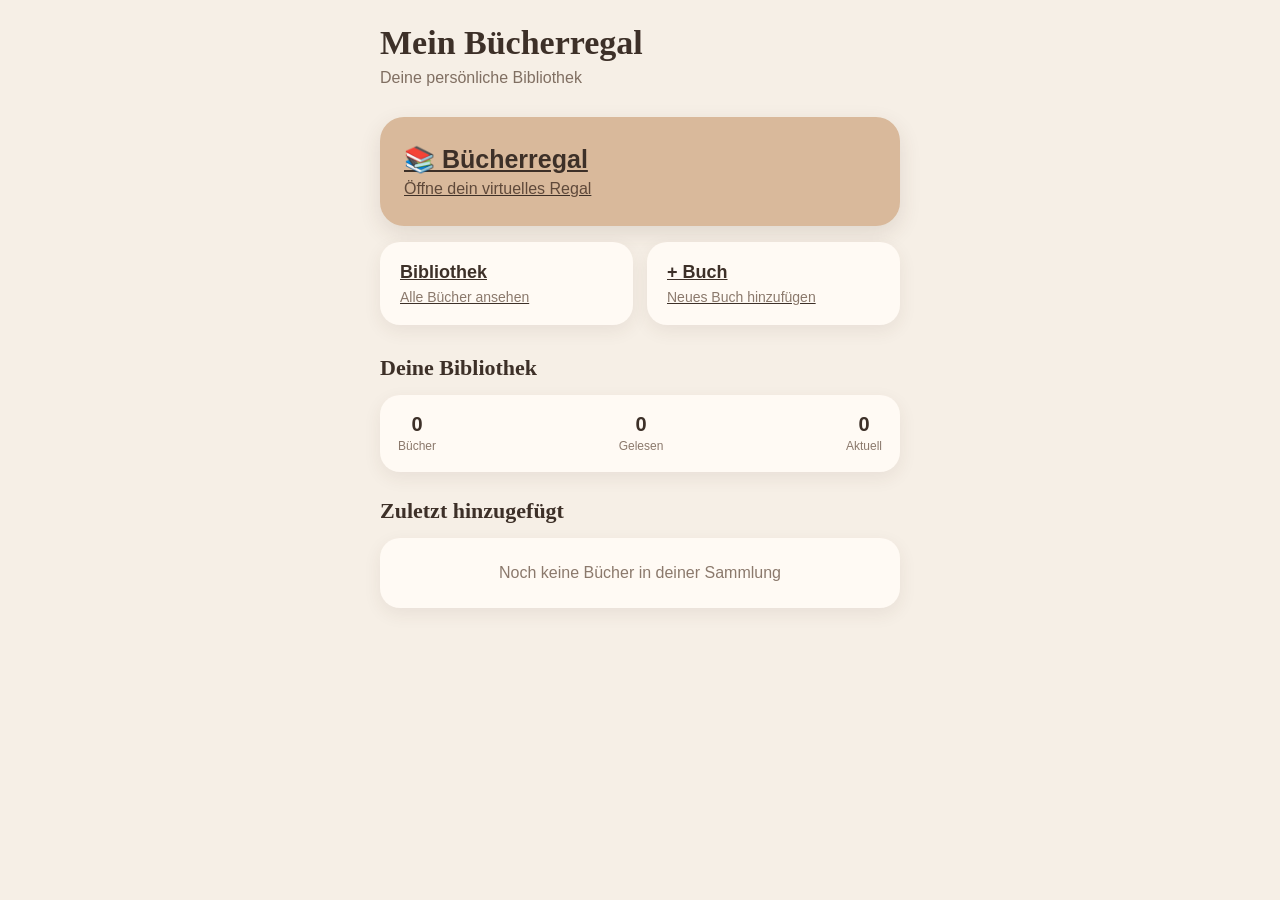
<file: index.html>
<!DOCTYPE html>
<html lang="de">
<head>
  <meta charset="UTF-8">
  <meta name="viewport" content="width=device-width, initial-scale=1.0">

  <title>Mein Bücherregal</title>

  <link rel="stylesheet" href="style.css">
</head>

<body>

  <main class="app">

    <header class="home-header">
      <h1>Mein Bücherregal</h1>
      <p>Deine persönliche Bibliothek</p>
    </header>

    <a href="regal.html" class="home-button">
      <section class="main-card">
        <h2>📚 Bücherregal</h2>
        <p>Öffne dein virtuelles Regal</p>
      </section>
    </a>

    <div class="small-cards">

      <a href="bibliothek.html" class="home-button">
        <section class="small-card">
          <h3>Bibliothek</h3>
          <p>Alle Bücher ansehen</p>
        </section>
      </a>

      <a href="buch-hinzufuegen.html" class="home-button">
        <section class="small-card">
          <h3>+ Buch</h3>
          <p>Neues Buch hinzufügen</p>
        </section>
      </a>

    </div>

    <section class="section">
      <h2>Deine Bibliothek</h2>

      <div class="stats">

        <div class="stat">
          <strong id="totalBooks">0</strong>
          <span>Bücher</span>
        </div>

        <div class="stat">
          <strong id="readBooks">0</strong>
          <span>Gelesen</span>
        </div>

        <div class="stat">
          <strong id="currentBooks">0</strong>
          <span>Aktuell</span>
        </div>

      </div>
    </section>

    <section class="section">
      <h2>Zuletzt hinzugefügt</h2>

      <div class="empty" id="recentBooks">
        Noch keine Bücher in deiner Sammlung
      </div>
    </section>

  </main>


  <script>

    function openDatabase() {
      return new Promise((resolve, reject) => {

        const request =
          indexedDB.open("buecherregalDB", 1);

        request.onupgradeneeded = function(event) {

          const db = event.target.result;

          if (!db.objectStoreNames.contains("books")) {
            db.createObjectStore("books", {
              keyPath: "id"
            });
          }

        };

        request.onsuccess = function(event) {
          resolve(event.target.result);
        };

        request.onerror = function() {
          reject(new Error(
            "Datenbank konnte nicht geöffnet werden."
          ));
        };

      });
    }


    async function loadHomeData() {

      try {

        const db = await openDatabase();

        const transaction =
          db.transaction("books", "readonly");

        const store =
          transaction.objectStore("books");

        const request =
          store.getAll();


        request.onsuccess = function() {

          const books = request.result;

          document.getElementById("totalBooks")
            .textContent = books.length;

          document.getElementById("readBooks")
            .textContent =
            books.filter(
              book => book.status === "Gelesen"
            ).length;

          document.getElementById("currentBooks")
            .textContent =
            books.filter(
              book => book.status === "Lese ich gerade"
            ).length;


          const recent =
            [...books]
              .sort((a, b) =>
                new Date(b.createdAt || 0) -
                new Date(a.createdAt || 0)
              )
              .slice(0, 3);


          const container =
            document.getElementById("recentBooks");


          if (recent.length === 0) {

            container.textContent =
              "Noch keine Bücher in deiner Sammlung";

            return;
          }


          container.innerHTML = "";


          recent.forEach(book => {

            const item =
              document.createElement("div");

            item.style.marginBottom = "10px";

            const title =
              document.createElement("strong");

            title.textContent = book.title;


            const author =
              document.createElement("div");

            author.style.fontSize = "13px";
            author.style.marginTop = "2px";
            author.style.color = "#806f62";
            author.textContent = book.author;


            item.appendChild(title);
            item.appendChild(author);

            container.appendChild(item);

          });

        };


      } catch (error) {

        console.error(error);

      }

    }


    loadHomeData();

  </script>

</body>
</html>
</file>
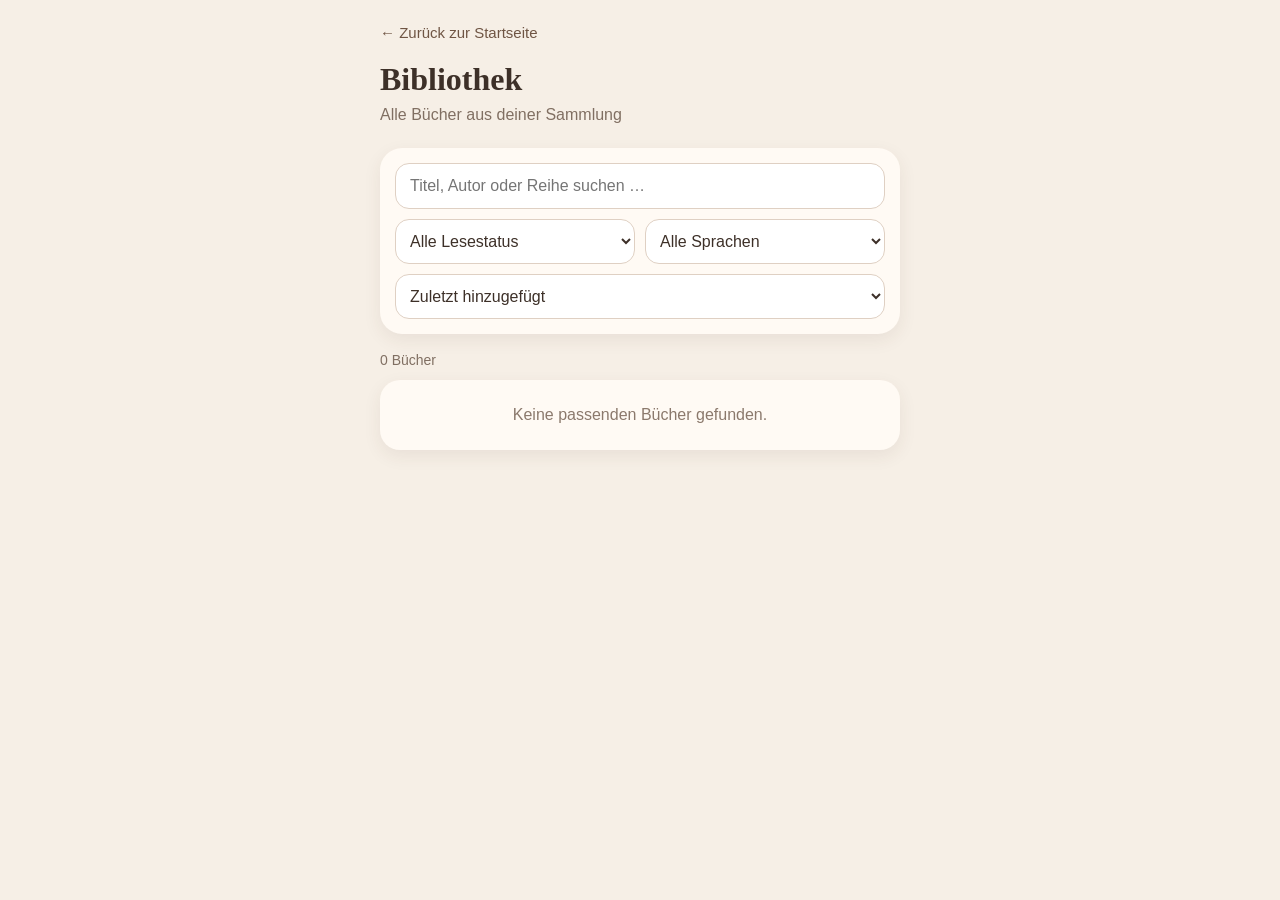
<file: bibliothek.html>
<!DOCTYPE html>
<html lang="de">
<head>
  <meta charset="UTF-8">
  <meta name="viewport" content="width=device-width, initial-scale=1.0">

  <title>Bibliothek</title>

  <style>
    * {
      box-sizing: border-box;
    }

    body {
      margin: 0;
      font-family: -apple-system, BlinkMacSystemFont, "Segoe UI", sans-serif;
      background: #f6efe6;
      color: #3d3028;
    }

    button,
    input,
    select,
    textarea {
      font: inherit;
    }

    .app {
      max-width: 560px;
      margin: 0 auto;
      padding: 24px 20px 70px;
    }

    .back {
      display: inline-block;
      margin-bottom: 20px;
      color: #6f5544;
      text-decoration: none;
      font-size: 15px;
    }

    h1 {
      margin: 0 0 8px;
      font-family: Georgia, serif;
      font-size: 32px;
    }

    .subtitle {
      margin: 0 0 24px;
      color: #806f62;
    }

    .controls {
      background: #fffaf4;
      border-radius: 22px;
      padding: 15px;
      margin-bottom: 18px;
      box-shadow: 0 6px 18px rgba(76, 52, 37, 0.08);
    }

    .search {
      width: 100%;
      border: 1px solid #dfd0c3;
      border-radius: 14px;
      padding: 13px 14px;
      background: white;
      color: #3d3028;
      font-size: 16px;
      margin-bottom: 10px;
    }

    .filters {
      display: grid;
      grid-template-columns: 1fr 1fr;
      gap: 10px;
    }

    .controls select {
      width: 100%;
      border: 1px solid #dfd0c3;
      border-radius: 14px;
      padding: 12px 10px;
      background: white;
      color: #3d3028;
    }

    .sort {
      margin-top: 10px;
    }

    .count {
      margin: 0 0 12px;
      color: #806f62;
      font-size: 14px;
    }

    .book-list {
      display: grid;
      gap: 14px;
    }

    .book-card {
      width: 100%;
      border: none;
      text-align: left;
      display: flex;
      gap: 15px;
      background: #fffaf4;
      border-radius: 20px;
      padding: 16px;
      color: inherit;
      box-shadow: 0 6px 18px rgba(76, 52, 37, 0.08);
      cursor: pointer;
    }

    .book-card:active {
      transform: scale(0.985);
    }

    .cover {
      width: 75px;
      height: 110px;
      flex-shrink: 0;
      object-fit: cover;
      border-radius: 8px;
      background: #ead9c8;
      box-shadow: 0 3px 8px rgba(61, 48, 40, 0.15);
    }

    .cover-placeholder {
      width: 75px;
      height: 110px;
      flex-shrink: 0;
      border-radius: 8px;
      background: #ead9c8;
      display: flex;
      align-items: center;
      justify-content: center;
      font-size: 28px;
    }

    .book-content {
      flex: 1;
      min-width: 0;
    }

    .book-title {
      margin: 0 0 5px;
      font-size: 19px;
      font-weight: 700;
    }

    .book-author {
      margin: 0 0 9px;
      color: #806f62;
      font-size: 15px;
    }

    .rating-row {
      display: flex;
      align-items: center;
      gap: 7px;
      margin-bottom: 10px;
    }

    .stars-display {
      display: flex;
      gap: 1px;
    }

    .display-star {
      position: relative;
      display: inline-block;
      width: 18px;
      height: 19px;
      font-size: 18px;
      line-height: 19px;
      color: #d8c8bb;
    }

    .display-star::before {
      content: "★";
    }

    .display-star.full {
      color: #b88f6d;
    }

    .display-star.half::after {
      content: "★";
      position: absolute;
      left: 0;
      top: 0;
      width: 50%;
      overflow: hidden;
      color: #b88f6d;
      white-space: nowrap;
    }

    .rating-number {
      color: #948275;
      font-size: 12px;
    }

    .book-info {
      display: flex;
      flex-wrap: wrap;
      gap: 6px;
    }

    .tag {
      background: #ead9c8;
      border-radius: 999px;
      padding: 5px 9px;
      font-size: 12px;
      color: #5f493a;
    }

    .empty {
      background: #fffaf4;
      border-radius: 20px;
      padding: 26px;
      text-align: center;
      color: #8b796c;
      box-shadow: 0 6px 18px rgba(76, 52, 37, 0.08);
    }

    .modal {
      position: fixed;
      inset: 0;
      background: rgba(40, 30, 24, 0.42);
      display: none;
      align-items: flex-end;
      justify-content: center;
      z-index: 100;
    }

    .modal.open {
      display: flex;
    }

    .modal-content {
      width: 100%;
      max-width: 560px;
      max-height: 92vh;
      overflow-y: auto;
      background: #f6efe6;
      border-radius: 28px 28px 0 0;
      padding: 20px 20px 40px;
    }

    .modal-handle {
      width: 45px;
      height: 5px;
      border-radius: 999px;
      background: #cab9ab;
      margin: 0 auto 20px;
    }

    .modal-top {
      display: flex;
      gap: 18px;
      margin-bottom: 18px;
    }

    .detail-cover {
      width: 105px;
      height: 155px;
      object-fit: cover;
      flex-shrink: 0;
      border-radius: 10px;
      background: #ead9c8;
      box-shadow: 0 4px 12px rgba(61, 48, 40, 0.18);
    }

    .detail-placeholder {
      width: 105px;
      height: 155px;
      flex-shrink: 0;
      border-radius: 10px;
      background: #ead9c8;
      display: flex;
      align-items: center;
      justify-content: center;
      font-size: 36px;
    }

    .detail-title {
      margin: 4px 0 6px;
      font-family: Georgia, serif;
      font-size: 25px;
    }

    .detail-author {
      margin: 0 0 12px;
      color: #806f62;
    }

    .notes-box {
      background: #fffaf4;
      border-radius: 18px;
      padding: 16px;
      margin: 18px 0;
    }

    .notes-box h3 {
      margin: 0 0 8px;
      font-size: 15px;
    }

    .notes-box p {
      margin: 0;
      white-space: pre-wrap;
      color: #665448;
    }

    .modal-buttons {
      display: grid;
      grid-template-columns: 1fr 1fr;
      gap: 10px;
      margin-top: 18px;
    }

    .action-button {
      border: none;
      border-radius: 15px;
      padding: 14px;
      font-weight: 700;
    }

    .edit-button {
      background: #b88f6d;
      color: white;
    }

    .close-button {
      background: #e8d9cc;
      color: #5f493a;
    }

    .delete-button {
      grid-column: 1 / -1;
      background: transparent;
      color: #a24d46;
      border: 1px solid #d7aaa5;
      margin-top: 4px;
    }

    .edit-form {
      display: none;
      margin-top: 20px;
      background: #fffaf4;
      border-radius: 22px;
      padding: 18px;
    }

    .edit-form.open {
      display: block;
    }

    .field {
      margin-bottom: 15px;
    }

    .field label {
      display: block;
      font-weight: 600;
      margin-bottom: 6px;
    }

    .field input,
    .field select,
    .field textarea {
      width: 100%;
      border: 1px solid #dfd0c3;
      border-radius: 13px;
      padding: 12px;
      background: white;
      color: #3d3028;
      font-size: 16px;
    }

    .field textarea {
      min-height: 100px;
      resize: vertical;
    }

    .edit-grid {
      display: grid;
      grid-template-columns: 1fr 1fr;
      gap: 12px;
    }

    .edit-rating {
      display: flex;
      gap: 3px;
      margin-top: 5px;
    }

    .edit-star {
      position: relative;
      width: 34px;
      height: 36px;
      border: none;
      background: transparent;
      padding: 0;
      font-size: 34px;
      line-height: 36px;
      color: #d8c8bb;
      cursor: pointer;
    }

    .edit-star::before {
      content: "★";
    }

    .edit-star.full {
      color: #b88f6d;
    }

    .edit-star.half::after {
      content: "★";
      position: absolute;
      left: 0;
      top: 0;
      width: 50%;
      overflow: hidden;
      color: #b88f6d;
      white-space: nowrap;
    }

    .edit-rating-text {
      margin-top: 6px;
      color: #948275;
      font-size: 13px;
    }

    .clear-rating {
      margin-top: 8px;
      border: none;
      background: transparent;
      color: #806f62;
      padding: 0;
      text-decoration: underline;
    }

    .save-edit {
      width: 100%;
      border: none;
      border-radius: 15px;
      padding: 14px;
      background: #b88f6d;
      color: white;
      font-weight: 700;
    }

    @media (max-width: 390px) {
      .filters,
      .edit-grid {
        grid-template-columns: 1fr;
      }

      .modal-top {
        gap: 14px;
      }

      .detail-cover,
      .detail-placeholder {
        width: 90px;
        height: 135px;
      }
    }
  </style>
</head>

<body>

  <main class="app">

    <a class="back" href="index.html">
      ← Zurück zur Startseite
    </a>

    <h1>Bibliothek</h1>
    <p class="subtitle">Alle Bücher aus deiner Sammlung</p>

    <section class="controls">

      <input
        class="search"
        id="searchInput"
        type="search"
        placeholder="Titel, Autor oder Reihe suchen …"
      >

      <div class="filters">

        <select id="statusFilter">
          <option value="">Alle Lesestatus</option>
          <option value="Ungelesen">Ungelesen</option>
          <option value="Lese ich gerade">Lese ich gerade</option>
          <option value="Gelesen">Gelesen</option>
          <option value="Abgebrochen">Abgebrochen</option>
        </select>

        <select id="languageFilter">
          <option value="">Alle Sprachen</option>
          <option value="Deutsch">Deutsch</option>
          <option value="Englisch">Englisch</option>
        </select>

      </div>

      <div class="sort">
        <select id="sortSelect">
          <option value="newest">Zuletzt hinzugefügt</option>
          <option value="title">Titel A–Z</option>
          <option value="author">Autor A–Z</option>
          <option value="rating">Höchste Bewertung</option>
          <option value="series">Reihe</option>
        </select>
      </div>

    </section>

    <p class="count" id="bookCount"></p>

    <div class="book-list" id="bookList">
      <div class="empty">Bibliothek wird geladen …</div>
    </div>

  </main>


  <div class="modal" id="detailModal">

    <div class="modal-content">

      <div class="modal-handle"></div>

      <div class="modal-top" id="modalTop"></div>

      <div class="book-info" id="modalTags"></div>

      <div class="notes-box" id="notesBox">
        <h3>Persönliche Notizen</h3>
        <p id="detailNotes"></p>
      </div>

      <div class="modal-buttons">

        <button class="action-button edit-button" id="editButton">
          Bearbeiten
        </button>

        <button class="action-button close-button" id="closeButton">
          Schließen
        </button>

        <button class="action-button delete-button" id="deleteButton">
          Buch löschen
        </button>

      </div>


      <form class="edit-form" id="editForm">

        <div class="field">
          <label for="editTitle">Titel</label>
          <input id="editTitle" type="text">
        </div>

        <div class="field">
          <label for="editAuthor">Autor/in</label>
          <input id="editAuthor" type="text">
        </div>

        <div class="edit-grid">

          <div class="field">
            <label for="editLanguage">Sprache</label>
            <select id="editLanguage">
              <option>Deutsch</option>
              <option>Englisch</option>
            </select>
          </div>

          <div class="field">
            <label for="editPages">Seiten</label>
            <input id="editPages" type="number">
          </div>

        </div>

        <div class="field">
          <label for="editStatus">Lesestatus</label>
          <select id="editStatus">
            <option>Ungelesen</option>
            <option>Lese ich gerade</option>
            <option>Gelesen</option>
            <option>Abgebrochen</option>
          </select>
        </div>

        <div class="field">
          <label>Bewertung</label>

          <div class="edit-rating" id="editRatingStars">
            <button type="button" class="edit-star" data-value="1"></button>
            <button type="button" class="edit-star" data-value="2"></button>
            <button type="button" class="edit-star" data-value="3"></button>
            <button type="button" class="edit-star" data-value="4"></button>
            <button type="button" class="edit-star" data-value="5"></button>
          </div>

          <div class="edit-rating-text" id="editRatingText">
            Keine Bewertung
          </div>

          <button type="button" class="clear-rating" id="clearRating">
            Bewertung entfernen
          </button>

          <input type="hidden" id="editRating" value="">
        </div>

        <div class="field">
          <label for="editFormat">Format / Quelle</label>

          <select id="editFormat">
            <option>Print</option>
            <option>Kindle</option>
            <option>Kindle Unlimited</option>
            <option>Hörbuch</option>
          </select>
        </div>

        <div class="edit-grid">

          <div class="field">
            <label for="editSeries">Reihe</label>
            <input id="editSeries" type="text">
          </div>

          <div class="field">
            <label for="editVolume">Band</label>
            <input id="editVolume" type="number">
          </div>

        </div>

                <div class="field">
          <label for="editCover">Cover-URL</label>
          <input id="editCover" type="url">
        </div>

        <div class="field">
          <label for="editSpineImageUrl">Buchrücken-URL</label>
          <input
            id="editSpineImageUrl"
            type="url"
            placeholder="https://..."
          >
        </div>

        <div class="field">
          <label for="editNotes">Persönliche Notizen</label>
          <textarea id="editNotes"></textarea>
        </div>

        <button class="save-edit" type="submit">
          Änderungen speichern
        </button>

      </form>

    </div>

  </div>


  <script>

    let allBooks = [];
    let selectedBook = null;
    let editRating = 0;

    const editStars =
      document.querySelectorAll(".edit-star");


    function openDatabase() {

      return new Promise((resolve, reject) => {

        const request =
          indexedDB.open("buecherregalDB", 1);

        request.onupgradeneeded = function(event) {

          const db = event.target.result;

          if (!db.objectStoreNames.contains("books")) {

            db.createObjectStore("books", {
              keyPath: "id"
            });

          }

        };

        request.onsuccess = function(event) {
          resolve(event.target.result);
        };

        request.onerror = function() {
          reject(new Error(
            "Datenbank konnte nicht geöffnet werden."
          ));
        };

      });

    }


    async function loadBooks() {

      try {

        const db = await openDatabase();

        const transaction =
          db.transaction("books", "readonly");

        const store =
          transaction.objectStore("books");

        const request =
          store.getAll();


        request.onsuccess = function() {

          allBooks = request.result;

          displayBooks();

        };


        request.onerror = function() {
          showError();
        };


      } catch (error) {

        console.error(error);

        showError();

      }

    }


    function displayBooks() {

      const bookList =
        document.getElementById("bookList");

      const search =
        document
          .getElementById("searchInput")
          .value
          .trim()
          .toLowerCase();

      const status =
        document.getElementById("statusFilter").value;

      const language =
        document.getElementById("languageFilter").value;

      const sort =
        document.getElementById("sortSelect").value;


      let books = allBooks.filter((book) => {

        const searchableText = [
          book.title,
          book.author,
          book.series
        ]
          .filter(Boolean)
          .join(" ")
          .toLowerCase();

        return (
          searchableText.includes(search) &&
          (!status || book.status === status) &&
          (!language || book.language === language)
        );

      });


      if (sort === "newest") {

        books.sort((a, b) =>
          new Date(b.createdAt || 0) -
          new Date(a.createdAt || 0)
        );

      }


      if (sort === "title") {

        books.sort((a, b) =>
          (a.title || "").localeCompare(
            b.title || "",
            "de",
            { sensitivity: "base" }
          )
        );

      }


      if (sort === "author") {

        books.sort((a, b) =>
          (a.author || "").localeCompare(
            b.author || "",
            "de",
            { sensitivity: "base" }
          )
        );

      }


      if (sort === "rating") {

        books.sort((a, b) =>
          (b.rating || 0) - (a.rating || 0)
        );

      }


      if (sort === "series") {

        books.sort((a, b) => {

          const seriesA =
            a.series || "ZZZZZZ";

          const seriesB =
            b.series || "ZZZZZZ";

          const comparison =
            seriesA.localeCompare(
              seriesB,
              "de",
              { sensitivity: "base" }
            );

          if (comparison !== 0) {
            return comparison;
          }

          return (
            (a.volume || 999) -
            (b.volume || 999)
          );

        });

      }


      document
        .getElementById("bookCount")
        .textContent =
        books.length === 1
          ? "1 Buch"
          : books.length + " Bücher";


      bookList.innerHTML = "";


      if (books.length === 0) {

        bookList.innerHTML = `
          <div class="empty">
            Keine passenden Bücher gefunden.
          </div>
        `;

        return;

      }


      books.forEach((book) => {

        const card =
          document.createElement("button");

        card.type = "button";
        card.className = "book-card";


        const cover =
          createCover(
            book,
            "cover",
            "cover-placeholder"
          );


        const content =
          document.createElement("div");

        content.className = "book-content";


        const title =
          document.createElement("h2");

        title.className = "book-title";
        title.textContent = book.title;


        const author =
          document.createElement("p");

        author.className = "book-author";
        author.textContent = book.author;


        content.appendChild(title);
        content.appendChild(author);


        if (book.rating) {

          content.appendChild(
            createRating(book.rating)
          );

        }


        const info =
          document.createElement("div");

        info.className = "book-info";


        addTag(info, book.status);
        addTag(info, book.language);
        addTag(info, book.format);


        if (book.series) {

          let text = book.series;

          if (book.volume) {
            text += " · Band " + book.volume;
          }

          addTag(info, text);

        }


        content.appendChild(info);

        card.appendChild(cover);
        card.appendChild(content);


        card.addEventListener("click", function() {
          openDetails(book);
        });


        bookList.appendChild(card);

      });

    }


    function createCover(
      book,
      imageClass,
      placeholderClass
    ) {

      if (book.cover) {

        const image =
          document.createElement("img");

        image.className = imageClass;
        image.src = book.cover;
        image.alt = "Cover von " + book.title;


        image.onerror = function() {

          const placeholder =
            createPlaceholder(placeholderClass);

          image.replaceWith(placeholder);

        };


        return image;

      }


      return createPlaceholder(placeholderClass);

    }


    function createPlaceholder(className) {

      const placeholder =
        document.createElement("div");

      placeholder.className = className;
      placeholder.textContent = "📖";

      return placeholder;

    }


    function createRating(rating) {

      const wrapper =
        document.createElement("div");

      wrapper.className = "rating-row";


      const stars =
        document.createElement("span");

      stars.className = "stars-display";


      for (let i = 1; i <= 5; i++) {

        const star =
          document.createElement("span");

        star.className = "display-star";


        if (rating >= i) {

          star.classList.add("full");

        } else if (rating >= i - 0.5) {

          star.classList.add("half");

        }


        stars.appendChild(star);

      }


      const number =
        document.createElement("span");

      number.className = "rating-number";
      number.textContent = rating + " / 5";


      wrapper.appendChild(stars);
      wrapper.appendChild(number);


      return wrapper;

    }


    function addTag(container, text) {

      if (!text) {
        return;
      }

      const tag =
        document.createElement("span");

      tag.className = "tag";
      tag.textContent = text;

      container.appendChild(tag);

    }


    function openDetails(book) {

      selectedBook = book;


      const modal =
        document.getElementById("detailModal");

      const top =
        document.getElementById("modalTop");

      const tags =
        document.getElementById("modalTags");

      const notes =
        document.getElementById("detailNotes");

      const notesBox =
        document.getElementById("notesBox");


      top.innerHTML = "";
      tags.innerHTML = "";


      const cover =
        createCover(
          book,
          "detail-cover",
          "detail-placeholder"
        );


      const text =
        document.createElement("div");


      const title =
        document.createElement("h2");

      title.className = "detail-title";
      title.textContent = book.title;


      const author =
        document.createElement("p");

      author.className = "detail-author";
      author.textContent = book.author;


      text.appendChild(title);
      text.appendChild(author);


      if (book.rating) {

        text.appendChild(
          createRating(book.rating)
        );

      }


      top.appendChild(cover);
      top.appendChild(text);


      addTag(tags, book.status);
      addTag(tags, book.language);
      addTag(tags, book.format);


      if (book.pages) {
        addTag(tags, book.pages + " Seiten");
      }


      if (book.series) {

        let seriesText = book.series;

        if (book.volume) {
          seriesText += " · Band " + book.volume;
        }

        addTag(tags, seriesText);

      }


      if (book.notes) {

        notesBox.style.display = "block";
        notes.textContent = book.notes;

      } else {

        notesBox.style.display = "none";

      }


      document
        .getElementById("editForm")
        .classList
        .remove("open");


      modal.classList.add("open");

    }


    function closeDetails() {

      document
        .getElementById("detailModal")
        .classList
        .remove("open");

      selectedBook = null;

    }


    document
      .getElementById("closeButton")
      .addEventListener("click", closeDetails);


    document
      .getElementById("detailModal")
      .addEventListener("click", function(event) {

        if (event.target === this) {
          closeDetails();
        }

      });


    document
      .getElementById("editButton")
      .addEventListener("click", function() {

        if (!selectedBook) {
          return;
        }


        document.getElementById("editTitle").value =
          selectedBook.title || "";

        document.getElementById("editAuthor").value =
          selectedBook.author || "";

        document.getElementById("editLanguage").value =
          selectedBook.language || "Deutsch";

        document.getElementById("editPages").value =
          selectedBook.pages || "";

        document.getElementById("editStatus").value =
          selectedBook.status || "Ungelesen";

        document.getElementById("editFormat").value =
          selectedBook.format || "Print";

        document.getElementById("editSeries").value =
          selectedBook.series || "";

        document.getElementById("editVolume").value =
          selectedBook.volume || "";

                document.getElementById("editCover").value =
          selectedBook.cover || "";

        document.getElementById("editSpineImageUrl").value =
          selectedBook.spineImageUrl || "";

        document.getElementById("editNotes").value =
          selectedBook.notes || "";


        editRating =
          Number(selectedBook.rating) || 0;

        updateEditStars();


        document
          .getElementById("editForm")
          .classList
          .toggle("open");

      });


    editStars.forEach((star) => {

      star.addEventListener("click", function(event) {

        const rect =
          star.getBoundingClientRect();

        const clickPosition =
          event.clientX - rect.left;

        const starValue =
          Number(star.dataset.value);


        if (clickPosition < rect.width / 2) {

          editRating =
            starValue - 0.5;

        } else {

          editRating =
            starValue;

        }


        updateEditStars();

      });

    });


    function updateEditStars() {

      document.getElementById("editRating").value =
        editRating || "";


      document.getElementById("editRatingText")
        .textContent =
        editRating
          ? editRating + " von 5 Sternen"
          : "Keine Bewertung";


      editStars.forEach((star) => {

        const value =
          Number(star.dataset.value);


        star.classList.remove(
          "full",
          "half"
        );


        if (editRating >= value) {

          star.classList.add("full");

        } else if (
          editRating === value - 0.5
        ) {

          star.classList.add("half");

        }

      });

    }


    document
      .getElementById("clearRating")
      .addEventListener("click", function() {

        editRating = 0;
        updateEditStars();

      });


    document
      .getElementById("editForm")
      .addEventListener("submit", async function(event) {

        event.preventDefault();


        if (!selectedBook) {
          return;
        }


        const title =
          document
            .getElementById("editTitle")
            .value
            .trim();

        const author =
          document
            .getElementById("editAuthor")
            .value
            .trim();


        if (!title || !author) {

          alert(
            "Titel und Autor/in dürfen nicht leer sein."
          );

          return;

        }


        const updatedBook = {

          ...selectedBook,

          title: title,

          author: author,

          language:
            document.getElementById(
              "editLanguage"
            ).value,

          pages:
            Number(
              document.getElementById(
                "editPages"
              ).value
            ) || null,

          status:
            document.getElementById(
              "editStatus"
            ).value,

          rating:
            editRating || null,

          format:
            document.getElementById(
              "editFormat"
            ).value,

          series:
            document
              .getElementById("editSeries")
              .value
              .trim(),

          volume:
            Number(
              document.getElementById(
                "editVolume"
              ).value
            ) || null,

                    cover:
            document
              .getElementById("editCover")
              .value
              .trim(),

          spineImageUrl:
            document
              .getElementById("editSpineImageUrl")
              .value
              .trim(),

          notes:
            document
              .getElementById("editNotes")
              .value
              .trim(),

          updatedAt:
            new Date().toISOString()

        };


        try {

          const db = await openDatabase();

          const transaction =
            db.transaction(
              "books",
              "readwrite"
            );

          const store =
            transaction.objectStore("books");

          store.put(updatedBook);


          transaction.oncomplete =
            function() {

              selectedBook = updatedBook;

              loadBooks();
              openDetails(updatedBook);

              alert(
                "Änderungen wurden gespeichert."
              );

            };


        } catch (error) {

          console.error(error);

          alert(
            "Die Änderungen konnten nicht gespeichert werden."
          );

        }

      });


    document
      .getElementById("deleteButton")
      .addEventListener("click", async function() {

        if (!selectedBook) {
          return;
        }


        const confirmed = confirm(
          "Möchtest du „" +
          selectedBook.title +
          "“ wirklich aus deiner Bibliothek löschen?"
        );


        if (!confirmed) {
          return;
        }


        try {

          const id =
            selectedBook.id;

          const db =
            await openDatabase();

          const transaction =
            db.transaction(
              "books",
              "readwrite"
            );

          const store =
            transaction.objectStore("books");

          store.delete(id);


          transaction.oncomplete =
            function() {

              closeDetails();
              loadBooks();

            };


        } catch (error) {

          console.error(error);

          alert(
            "Das Buch konnte nicht gelöscht werden."
          );

        }

      });


    document
      .getElementById("searchInput")
      .addEventListener(
        "input",
        displayBooks
      );


    document
      .getElementById("statusFilter")
      .addEventListener(
        "change",
        displayBooks
      );


    document
      .getElementById("languageFilter")
      .addEventListener(
        "change",
        displayBooks
      );


    document
      .getElementById("sortSelect")
      .addEventListener(
        "change",
        displayBooks
      );


    function showError() {

      document
        .getElementById("bookList")
        .innerHTML = `
          <div class="empty">
            Die Bibliothek konnte nicht geladen werden.
          </div>
        `;

    }


    loadBooks();

  </script>

</body>
</html>
</file>
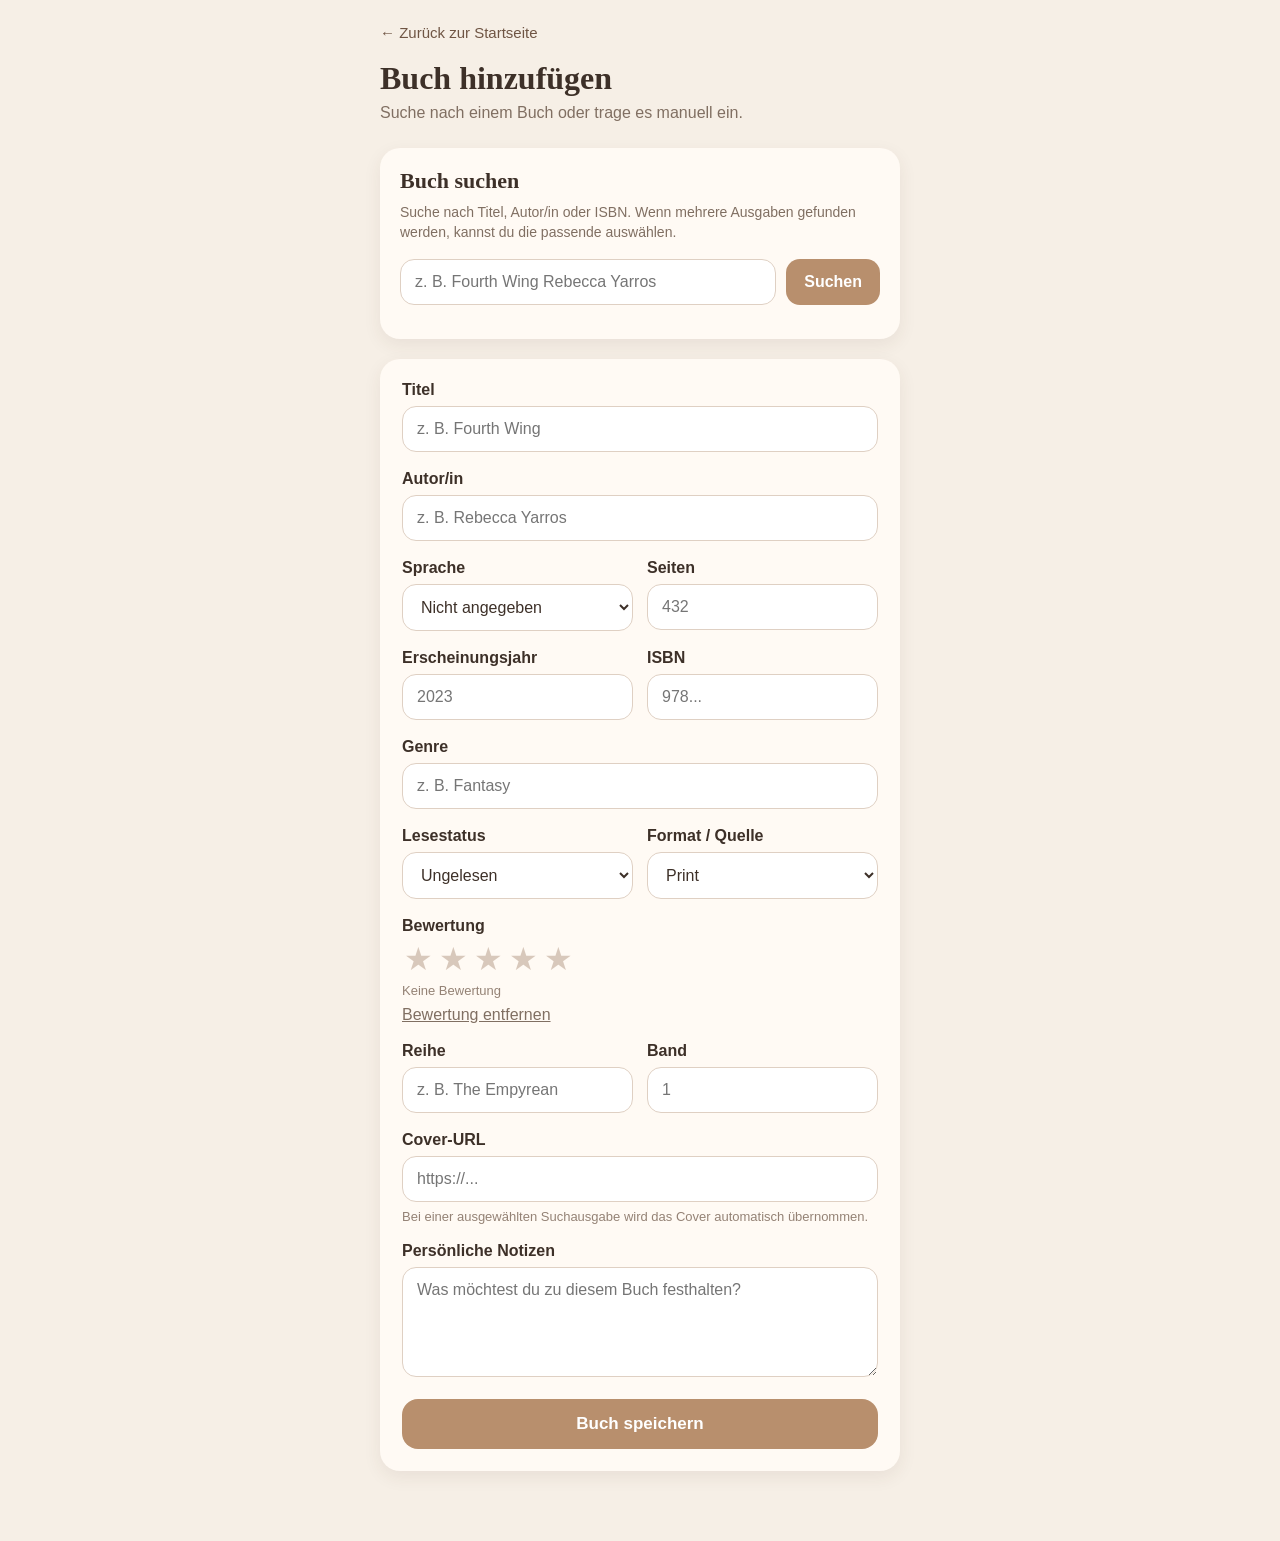
<file: buch-hinzufuegen.html>
<!DOCTYPE html>
<html lang="de">
<head>
  <meta charset="UTF-8">
  <meta name="viewport" content="width=device-width, initial-scale=1.0">

  <title>Buch hinzufügen</title>

  <link rel="stylesheet" href="style.css">

  <style>
    .search-card {
      background: var(--surface);
      border-radius: var(--radius-large);
      padding: 20px;
      margin-bottom: 20px;
      box-shadow: var(--shadow-soft);
    }

    .search-card h2 {
      margin: 0 0 8px;
      font-family: Georgia, serif;
      font-size: 22px;
    }

    .search-card p {
      margin: 0 0 16px;
      color: var(--text-soft);
      font-size: 14px;
      line-height: 1.45;
    }

    .search-row {
      display: flex;
      gap: 10px;
    }

    .search-row input {
      flex: 1;
    }

    .search-button {
      flex-shrink: 0;
      border: none;
      border-radius: 14px;
      padding: 0 18px;
      background: var(--accent);
      color: white;
      font-weight: 700;
      cursor: pointer;
    }

    .search-status {
      margin-top: 12px;
      color: var(--text-soft);
      font-size: 14px;
    }

    .search-results {
      display: grid;
      gap: 10px;
      margin-top: 14px;
    }

    .search-result {
      width: 100%;
      border: 1px solid var(--border);
      border-radius: 16px;
      background: white;
      padding: 12px;
      display: flex;
      gap: 12px;
      text-align: left;
      color: var(--text);
      cursor: pointer;
    }

    .search-result:active {
      transform: scale(0.99);
    }

    .search-result-cover {
      width: 56px;
      height: 82px;
      object-fit: cover;
      flex-shrink: 0;
      border-radius: 6px;
      background: var(--surface-soft);
    }

    .search-result-placeholder {
      width: 56px;
      height: 82px;
      flex-shrink: 0;
      border-radius: 6px;
      background: var(--surface-soft);
      display: flex;
      align-items: center;
      justify-content: center;
      font-size: 22px;
    }

    .search-result-content {
      flex: 1;
      min-width: 0;
    }

    .search-result-title {
      margin: 0 0 4px;
      font-size: 16px;
      font-weight: 700;
      line-height: 1.3;
    }

    .search-result-author {
      margin: 0 0 6px;
      color: var(--text-soft);
      font-size: 14px;
    }

    .search-result-meta {
      margin: 0;
      color: var(--text-faint);
      font-size: 12px;
      line-height: 1.4;
    }

    .selected-book {
      display: none;
      margin-top: 14px;
      background: #f4e8dc;
      border-radius: 14px;
      padding: 12px;
      font-size: 14px;
      color: #604b3d;
    }

    .selected-book.open {
      display: block;
    }

    @media (max-width: 390px) {
      .search-row {
        flex-direction: column;
      }

      .search-button {
        padding: 13px;
      }
    }
  </style>
</head>

<body>

  <main class="app">

    <a class="back" href="index.html">
      ← Zurück zur Startseite
    </a>

    <header class="page-header">
      <h1>Buch hinzufügen</h1>
      <p class="page-subtitle">
        Suche nach einem Buch oder trage es manuell ein.
      </p>
    </header>


    <section class="search-card">

      <h2>Buch suchen</h2>

      <p>
        Suche nach Titel, Autor/in oder ISBN. Wenn mehrere Ausgaben gefunden werden,
        kannst du die passende auswählen.
      </p>

      <div class="search-row">

        <input
          id="bookSearchInput"
          type="search"
          placeholder="z. B. Fourth Wing Rebecca Yarros"
          autocomplete="off"
        >

        <button
          id="bookSearchButton"
          class="search-button"
          type="button"
        >
          Suchen
        </button>

      </div>

      <div
        id="searchStatus"
        class="search-status"
      ></div>

      <div
        id="searchResults"
        class="search-results"
      ></div>

      <div
        id="selectedBook"
        class="selected-book"
      ></div>

    </section>


    <form
      class="card"
      style="padding: 22px;"
      id="bookForm"
    >

      <div class="field">

        <label for="title">
          Titel
        </label>

        <input
          id="title"
          type="text"
          placeholder="z. B. Fourth Wing"
          required
        >

      </div>


      <div class="field">

        <label for="author">
          Autor/in
        </label>

        <input
          id="author"
          type="text"
          placeholder="z. B. Rebecca Yarros"
          required
        >

      </div>


      <div class="two-columns">

        <div class="field">

          <label for="language">
            Sprache
          </label>

          <select id="language">
            <option value="">Nicht angegeben</option>
            <option>Deutsch</option>
            <option>Englisch</option>
            <option>Französisch</option>
            <option>Spanisch</option>
            <option>Italienisch</option>
            <option>Niederländisch</option>
            <option>Polnisch</option>
            <option>Portugiesisch</option>
            <option>Schwedisch</option>
            <option>Dänisch</option>
            <option>Norwegisch</option>
            <option>Finnisch</option>
            <option>Andere</option>
          </select>

        </div>

        <div class="field">

          <label for="pages">
            Seiten
          </label>

          <input
            id="pages"
            type="number"
            min="1"
            placeholder="432"
          >

        </div>

      </div>


      <div class="two-columns">

        <div class="field">

          <label for="year">
            Erscheinungsjahr
          </label>

          <input
            id="year"
            type="number"
            min="1000"
            max="2100"
            placeholder="2023"
          >

        </div>

        <div class="field">

          <label for="isbn">
            ISBN
          </label>

          <input
            id="isbn"
            type="text"
            inputmode="numeric"
            placeholder="978..."
          >

        </div>

      </div>


      <div class="field">

        <label for="genre">
          Genre
        </label>

        <input
          id="genre"
          type="text"
          placeholder="z. B. Fantasy"
        >

      </div>


      <div class="two-columns">

        <div class="field">

          <label for="status">
            Lesestatus
          </label>

          <select id="status">
            <option>Ungelesen</option>
            <option>Lese ich gerade</option>
            <option>Gelesen</option>
            <option>Abgebrochen</option>
          </select>

        </div>

        <div class="field">

          <label for="format">
            Format / Quelle
          </label>

          <select id="format">
            <option>Print</option>
            <option>Kindle</option>
            <option>Kindle Unlimited</option>
            <option>Hörbuch</option>
          </select>

        </div>

      </div>


      <div class="field">

        <label>
          Bewertung
        </label>

        <div
          class="star-rating"
          id="starRating"
        >

          <button
            type="button"
            class="star"
            data-value="1"
            aria-label="1 Stern"
          ></button>

          <button
            type="button"
            class="star"
            data-value="2"
            aria-label="2 Sterne"
          ></button>

          <button
            type="button"
            class="star"
            data-value="3"
            aria-label="3 Sterne"
          ></button>

          <button
            type="button"
            class="star"
            data-value="4"
            aria-label="4 Sterne"
          ></button>

          <button
            type="button"
            class="star"
            data-value="5"
            aria-label="5 Sterne"
          ></button>

        </div>

        <div
          class="rating-text"
          id="ratingText"
        >
          Keine Bewertung
        </div>

        <button
          type="button"
          class="clear-rating"
          id="clearRating"
        >
          Bewertung entfernen
        </button>

        <input
          type="hidden"
          id="rating"
          value=""
        >

      </div>


      <div class="two-columns">

        <div class="field">

          <label for="series">
            Reihe
          </label>

          <input
            id="series"
            type="text"
            placeholder="z. B. The Empyrean"
          >

        </div>

        <div class="field">

          <label for="volume">
            Band
          </label>

          <input
            id="volume"
            type="number"
            min="1"
            step="1"
            placeholder="1"
          >

        </div>

      </div>


      <div class="field">

        <label for="cover">
          Cover-URL
        </label>

        <input
          id="cover"
          type="url"
          placeholder="https://..."
        >

        <div class="hint">
          Bei einer ausgewählten Suchausgabe wird das Cover automatisch übernommen.
        </div>

      </div>


      <div class="field">

        <label for="notes">
          Persönliche Notizen
        </label>

        <textarea
          id="notes"
          placeholder="Was möchtest du zu diesem Buch festhalten?"
        ></textarea>

      </div>


      <button
        class="save-button"
        id="saveButton"
        type="submit"
      >
        Buch speichern
      </button>

    </form>

  </main>


  <script src="buchsuche.js"></script>

  <script>

    const searchInput =
      document.getElementById("bookSearchInput");

    const searchButton =
      document.getElementById("bookSearchButton");

    const searchStatus =
      document.getElementById("searchStatus");

    const searchResults =
      document.getElementById("searchResults");

    const selectedBook =
      document.getElementById("selectedBook");


    searchButton.addEventListener(
      "click",
      runBookSearch
    );


    searchInput.addEventListener(
      "keydown",
      function(event) {

        if (event.key === "Enter") {

          event.preventDefault();

          runBookSearch();

        }

      }
    );


    async function runBookSearch() {

      const query =
        searchInput.value.trim();


      if (!query) {

        searchStatus.textContent =
          "Bitte gib einen Titel, eine Autorin, einen Autor oder eine ISBN ein.";

        searchResults.innerHTML = "";

        return;

      }


      searchButton.disabled = true;

      searchButton.textContent =
        "Suche …";

      searchStatus.textContent =
        "Bücher werden gesucht …";

      searchResults.innerHTML = "";

      selectedBook.classList.remove(
        "open"
      );


      try {

        const books =
          await BookSearch.searchBooks(
            query
          );


        if (books.length === 0) {

          searchStatus.textContent =
            "Keine passenden Bücher gefunden.";

          return;

        }


        searchStatus.textContent =
          `${books.length} Ergebnisse gefunden. Wähle die passende Ausgabe aus.`;

        displaySearchResults(
          books
        );


      } catch (error) {

        console.error(error);

        searchStatus.textContent =
          "Die Buchsuche konnte gerade nicht geladen werden.";

      } finally {

        searchButton.disabled = false;

        searchButton.textContent =
          "Suchen";

      }

    }


    function displaySearchResults(
      books
    ) {

      searchResults.innerHTML = "";


      books.forEach(
        function(book) {

          const button =
            document.createElement(
              "button"
            );

          button.type =
            "button";

          button.className =
            "search-result";


          if (book.thumbnail) {

            const image =
              document.createElement(
                "img"
              );

            image.className =
              "search-result-cover";

            image.src =
              book.thumbnail;

            image.alt =
              `Cover von ${book.title}`;

            image.loading =
              "lazy";

            button.appendChild(
              image
            );


          } else {

            const placeholder =
              document.createElement(
                "div"
              );

            placeholder.className =
              "search-result-placeholder";

            placeholder.textContent =
              "📖";

            button.appendChild(
              placeholder
            );

          }


          const content =
            document.createElement(
              "div"
            );

          content.className =
            "search-result-content";


          const title =
            document.createElement(
              "div"
            );

          title.className =
            "search-result-title";

          title.textContent =
            book.title ||
            "Ohne Titel";


          const author =
            document.createElement(
              "div"
            );

          author.className =
            "search-result-author";

          author.textContent =
            book.author ||
            "Autor/in unbekannt";


          const meta =
            document.createElement(
              "p"
            );

          meta.className =
            "search-result-meta";


          const metaParts = [];


          if (book.year) {
            metaParts.push(
              book.year
            );
          }


          if (book.language) {
            metaParts.push(
              book.language
            );
          }


          if (book.pages) {
            metaParts.push(
              `${book.pages} Seiten`
            );
          }


          if (book.isbn) {
            metaParts.push(
              `ISBN ${book.isbn}`
            );
          }


          meta.textContent =
            metaParts.join(" · ");


          content.appendChild(
            title
          );

          content.appendChild(
            author
          );

          content.appendChild(
            meta
          );

          button.appendChild(
            content
          );


          button.addEventListener(
            "click",
            function() {

              applyBookToForm(
                book
              );

            }
          );


          searchResults.appendChild(
            button
          );

        }
      );

    }


    function applyBookToForm(
      book
    ) {

      document.getElementById(
        "title"
      ).value =
        book.title || "";


      document.getElementById(
        "author"
      ).value =
        book.author || "";


      document.getElementById(
        "pages"
      ).value =
        book.pages || "";


      document.getElementById(
        "year"
      ).value =
        book.year || "";


      document.getElementById(
        "isbn"
      ).value =
        book.isbn || "";


      document.getElementById(
        "genre"
      ).value =
        book.genre || "";


      document.getElementById(
        "cover"
      ).value =
        book.cover || "";


      setLanguage(
        book.language
      );


      selectedBook.innerHTML = "";

      const strong =
        document.createElement(
          "strong"
        );

      strong.textContent =
        "Ausgabe übernommen: ";


      const text =
        document.createTextNode(
          `${book.title || "Ohne Titel"}${book.year ? " (" + book.year + ")" : ""}`
        );


      selectedBook.appendChild(
        strong
      );

      selectedBook.appendChild(
        text
      );

      selectedBook.classList.add(
        "open"
      );


      document
        .getElementById(
          "bookForm"
        )
        .scrollIntoView({
          behavior: "smooth",
          block: "start"
        });

    }


    function setLanguage(
      language
    ) {

      const select =
        document.getElementById(
          "language"
        );


      const options =
        Array.from(
          select.options
        );


      const matchingOption =
        options.find(
          option =>
            option.value ===
            language
        );


      if (matchingOption) {

        select.value =
          language;

      } else if (language) {

        select.value =
          "Andere";

      } else {

        select.value =
          "";

      }

    }


    const stars =
      document.querySelectorAll(
        ".star"
      );

    const ratingInput =
      document.getElementById(
        "rating"
      );

    const ratingText =
      document.getElementById(
        "ratingText"
      );

    let currentRating = 0;


    stars.forEach(
      function(star) {

        star.addEventListener(
          "click",
          function(event) {

            const rect =
              star.getBoundingClientRect();

            const clickPosition =
              event.clientX -
              rect.left;

            const starValue =
              Number(
                star.dataset.value
              );


            if (
              clickPosition <
              rect.width / 2
            ) {

              currentRating =
                starValue - 0.5;

            } else {

              currentRating =
                starValue;

            }


            updateStars();

          }
        );

      }
    );


    function updateStars() {

      ratingInput.value =
        currentRating || "";


      ratingText.textContent =
        currentRating
          ? currentRating +
            " von 5 Sternen"
          : "Keine Bewertung";


      stars.forEach(
        function(star) {

          const starValue =
            Number(
              star.dataset.value
            );


          star.classList.remove(
            "full",
            "half"
          );


          if (
            currentRating >=
            starValue
          ) {

            star.classList.add(
              "full"
            );

          } else if (
            currentRating ===
            starValue - 0.5
          ) {

            star.classList.add(
              "half"
            );

          }

        }
      );

    }


    document
      .getElementById(
        "clearRating"
      )
      .addEventListener(
        "click",
        function() {

          currentRating = 0;

          updateStars();

        }
      );


    function openDatabase() {

      return new Promise(
        function(
          resolve,
          reject
        ) {

          const request =
            indexedDB.open(
              "buecherregalDB",
              1
            );


          request.onupgradeneeded =
            function(event) {

              const db =
                event.target.result;


              if (
                !db.objectStoreNames
                  .contains("books")
              ) {

                db.createObjectStore(
                  "books",
                  {
                    keyPath: "id"
                  }
                );

              }

            };


          request.onsuccess =
            function(event) {

              resolve(
                event.target.result
              );

            };


          request.onerror =
            function() {

              reject(
                new Error(
                  "Die Datenbank konnte nicht geöffnet werden."
                )
              );

            };

        }
      );

    }


    document
      .getElementById(
        "bookForm"
      )
      .addEventListener(
        "submit",
        async function(event) {

          event.preventDefault();


          const title =
            document
              .getElementById(
                "title"
              )
              .value
              .trim();


          const author =
            document
              .getElementById(
                "author"
              )
              .value
              .trim();


          if (!title) {

            alert(
              "Bitte gib einen Buchtitel ein."
            );

            return;

          }


          if (!author) {

            alert(
              "Bitte gib eine Autorin oder einen Autor ein."
            );

            return;

          }


          const now =
            new Date()
              .toISOString();


          const book = {

            id:
              crypto.randomUUID(),

            title:
              title,

            author:
              author,

            language:
              document.getElementById(
                "language"
              ).value,

            pages:
              Number(
                document.getElementById(
                  "pages"
                ).value
              ) || null,

            year:
              Number(
                document.getElementById(
                  "year"
                ).value
              ) || null,

            isbn:
              document
                .getElementById(
                  "isbn"
                )
                .value
                .trim(),

            genre:
              document
                .getElementById(
                  "genre"
                )
                .value
                .trim(),

            status:
              document.getElementById(
                "status"
              ).value,

            rating:
              currentRating || null,

            format:
              document.getElementById(
                "format"
              ).value,

            series:
              document
                .getElementById(
                  "series"
                )
                .value
                .trim(),

            volume:
              Number(
                document.getElementById(
                  "volume"
                ).value
              ) || null,

            cover:
              document
                .getElementById(
                  "cover"
                )
                .value
                .trim(),

            notes:
              document
                .getElementById(
                  "notes"
                )
                .value
                .trim(),

            spineImageUrl:
              "",

            sortOrder:
              Date.now(),

            createdAt:
              now,

            updatedAt:
              now

          };


          try {

            const db =
              await openDatabase();

            const transaction =
              db.transaction(
                "books",
                "readwrite"
              );

            const store =
              transaction.objectStore(
                "books"
              );


            store.add(
              book
            );


            transaction.oncomplete =
              function() {

                alert(
                  "Buch wurde gespeichert."
                );


                window.location.href =
                  "bibliothek.html";

              };


            transaction.onerror =
              function() {

                alert(
                  "Beim Speichern ist etwas schiefgelaufen."
                );

              };


          } catch (error) {

            console.error(
              error
            );

            alert(
              "Das Buch konnte nicht gespeichert werden."
            );

          }

        }
      );

  </script>

</body>
</html>
</file>
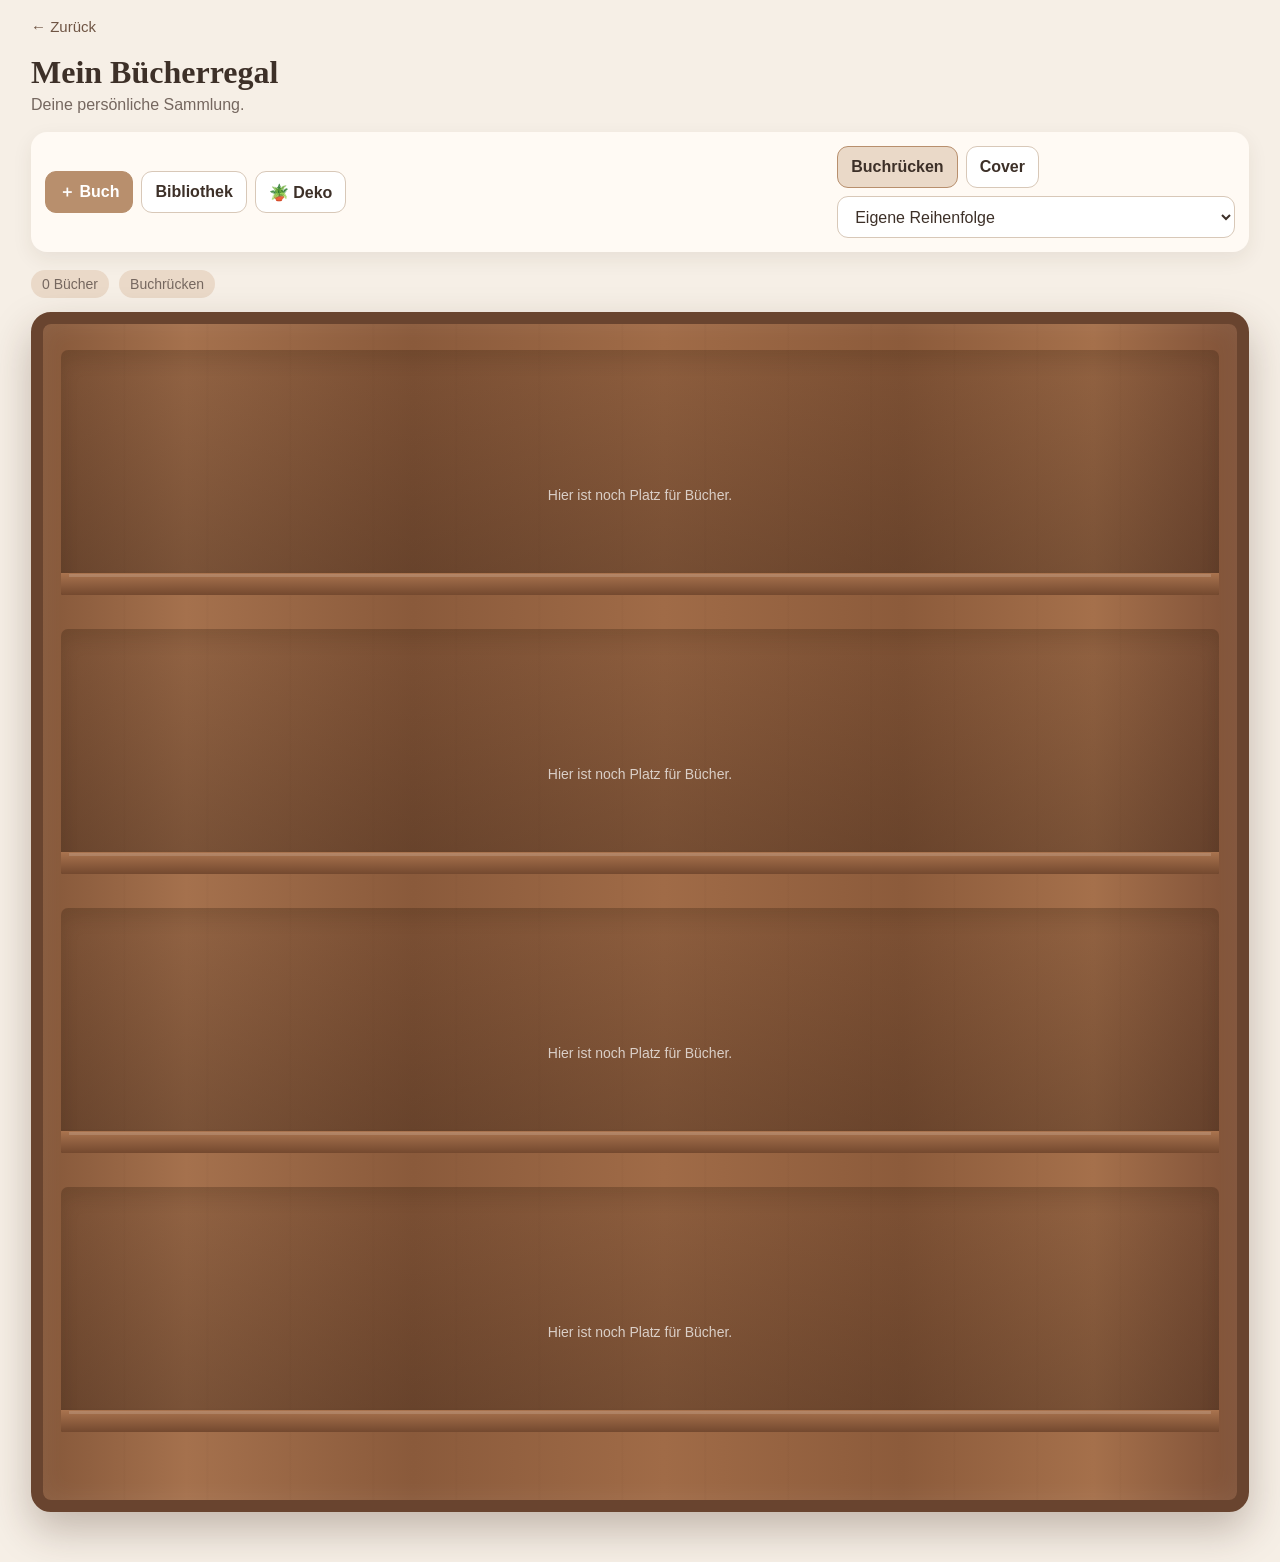
<file: regal.html>
<!DOCTYPE html>
<html lang="de">

<head>
  <meta charset="UTF-8">

  <meta
    name="viewport"
    content="width=device-width, initial-scale=1.0, viewport-fit=cover"
  >

  <meta
    name="theme-color"
    content="#f6efe6"
  >

  <title>Mein Bücherregal</title>

  <link
    rel="stylesheet"
    href="style.css"
  >

  <style>

    /* =========================================================
       GRUNDLAYOUT
       ========================================================= */

    * {
      box-sizing: border-box;
    }

    body {
      overscroll-behavior-y: none;
    }

    .shelf-page {
      width: 100%;
      max-width: 1250px;
      margin: 0 auto;

      padding:
        18px
        16px
        50px;
    }

    .shelf-header {
      margin-bottom: 18px;
    }

    .shelf-header h1 {
      margin-bottom: 6px;
    }

    .shelf-header p {
      margin-top: 0;

      color: #75675f;
    }


    /* =========================================================
       WERKZEUGLEISTE
       ========================================================= */

    .shelf-toolbar {
      display: flex;
      flex-wrap: wrap;
      gap: 10px;

      align-items: center;

      margin-bottom: 18px;

      padding: 14px;

      background: #fffaf4;

      border-radius: 16px;

      box-shadow:
        0 7px 20px
        rgba(70, 45, 30, 0.08);
    }

    .toolbar-group {
      display: flex;
      flex-wrap: wrap;
      gap: 8px;

      align-items: center;
    }

    .toolbar-group + .toolbar-group {
      margin-left: auto;
    }

    .toolbar-button,
    .toolbar-select {
      min-height: 42px;

      border: 1px solid #d8c8b8;

      border-radius: 11px;

      padding:
        9px
        13px;

      background: #fff;

      color: #3d3028;

      font: inherit;
    }

    .toolbar-button {
      cursor: pointer;

      text-decoration: none;

      display: inline-flex;

      align-items: center;
      justify-content: center;

      gap: 6px;

      font-weight: 600;
    }

    .toolbar-button.primary {
      background: #b88f6d;

      border-color: #b88f6d;

      color: white;
    }

    .toolbar-button.active {
      background: #ead9c8;

      border-color: #b88f6d;
    }

    .toolbar-button:active {
      transform: scale(0.98);
    }


    /* =========================================================
       INFOLEISTE
       ========================================================= */

    .shelf-info {
      display: flex;
      flex-wrap: wrap;
      gap: 10px;

      margin-bottom: 14px;

      font-size: 14px;

      color: #75675f;
    }

    .info-pill {
      background: #ead9c8;

      border-radius: 999px;

      padding:
        6px
        11px;
    }


    /* =========================================================
       REGAL
       ========================================================= */

    .bookshelf-wrapper {
      position: relative;

      width: 100%;
    }

    .bookshelf {
      position: relative;

      overflow: hidden;

      padding:
        26px
        18px
        34px;

      border:
        12px
        solid
        #69442f;

      border-radius: 20px;

      background:
        linear-gradient(
          90deg,
          #86583a 0%,
          #a5714d 12%,
          #8a5a3b 31%,
          #a06b47 52%,
          #8c5b3b 72%,
          #a5704b 88%,
          #805238 100%
        );

      box-shadow:
        0 18px 40px
        rgba(60, 35, 22, 0.28),

        inset
        0
        0
        26px
        rgba(255, 255, 255, 0.08);
    }

    .bookshelf::before {
      content: "";

      position: absolute;

      inset: 0;

      pointer-events: none;

      opacity: 0.18;

      background:
        repeating-linear-gradient(
          90deg,
          transparent 0,
          transparent 80px,
          rgba(55, 28, 14, 0.18) 81px,
          transparent 83px
        );
    }


    /* =========================================================
       EINZELNE REGALEBENE
       ========================================================= */

    .shelf-row {
      position: relative;

      min-height: 245px;

      margin-bottom: 34px;

      padding:
        30px
        14px
        22px;

      display: flex;

      align-items: flex-end;

      gap: 4px;

      overflow: hidden;

      background:
        linear-gradient(
          180deg,
          rgba(40, 22, 12, 0.15),
          rgba(35, 20, 12, 0.35)
        );

      border-radius:
        7px
        7px
        2px
        2px;

      box-shadow:
        inset
        0
        10px
        18px
        rgba(35, 18, 10, 0.14);
    }

    .shelf-row:last-child {
      margin-bottom: 0;
    }

    .shelf-row::before {
      content: "";

      position: absolute;

      left: 0;
      right: 0;
      bottom: 0;

      height: 22px;

      z-index: 20;

      background:
        linear-gradient(
          180deg,
          #aa744f,
          #74492f
        );

      box-shadow:
        0
        8px
        10px
        rgba(40, 20, 10, 0.42);
    }

    .shelf-row::after {
      content: "";

      position: absolute;

      left: 8px;
      right: 8px;
      bottom: 18px;

      height: 3px;

      z-index: 21;

      opacity: 0.4;

      background:
        rgba(255, 255, 255, 0.35);
    }

    .shelf-drop-highlight {
      outline:
        3px
        dashed
        rgba(255, 245, 220, 0.75);

      outline-offset: -8px;
    }


    /* =========================================================
       BUCHRÜCKEN
       ========================================================= */

    .book-spine {
      position: relative;

      z-index: 5;

      flex:
        0
        0
        auto;

      display: flex;

      align-items: center;
      justify-content: center;

      overflow: hidden;

      border-radius:
  5px
  7px
  3px
  3px;

border-left:
  1px solid
  rgba(255, 255, 255, 0.16);

border-right:
  1px solid
  rgba(0, 0, 0, 0.26);

box-shadow:
  3px
  4px
  7px
  rgba(35, 18, 10, 0.46),

  inset
  4px
  0
  5px
  rgba(255, 255, 255, 0.16),

  inset
  -4px
  0
  5px
  rgba(0, 0, 0, 0.22),

  inset
  0
  2px
  2px
  rgba(255, 255, 255, 0.16),

  inset
  0
  -2px
  3px
  rgba(0, 0, 0, 0.22);

      cursor: grab;

      touch-action: none;

      user-select: none;

      -webkit-user-select: none;

      transform-origin: bottom center;

      transition:
        transform 0.15s ease,
        filter 0.15s ease,
        box-shadow 0.15s ease;
    }

    .book-spine::before {
  content: "";

  position: absolute;

  top: 3px;
  bottom: 3px;
  left: 3px;

  width: 32%;

  z-index: 3;

  pointer-events: none;

  border-radius: 50%;

  opacity: 0.32;

  background:
    linear-gradient(
      90deg,
      rgba(255, 255, 255, 0.34),
      rgba(255, 255, 255, 0.08),
      transparent
    );
}

    .book-spine::after {
  content: "";

  position: absolute;

  top: 0;
  bottom: 0;
  right: 0;

  width: 24%;

  z-index: 3;

  pointer-events: none;

  background:
    linear-gradient(
      90deg,
      transparent,
      rgba(0, 0, 0, 0.22)
    );
}
    
    /* =========================================================
       ECHTES BUCHRÜCKENBILD
       ========================================================= */

    .book-spine-image {
      position: absolute;
      inset: 0;

      width: 100%;
      height: 100%;

      display: block;

      object-fit: cover;
      object-position: center;

      border-radius: inherit;

      z-index: 2;

      pointer-events: none;

      user-select: none;
      -webkit-user-select: none;
    }

    .book-spine.has-real-spine::before,
    .book-spine.has-real-spine::after {
      z-index: 3;
    }
    .book-spine:hover {
      transform:
        translateY(-7px);
    }

    .book-spine:active {
      cursor: grabbing;
    }

    .book-spine.dragging {
      opacity: 0.65;

      transform:
        translateY(-15px)
        scale(1.04);

      filter:
        brightness(1.08);

      box-shadow:
        7px
        10px
        17px
        rgba(35, 18, 10, 0.38);
    }
    /* =========================================================
       REALISTISCHER COVER-BASIERTER BUCHRÜCKEN
       ========================================================= */

    .book-spine-cover-texture {
      position: absolute;
      inset: -8px;

      width: calc(100% + 16px);
      height: calc(100% + 16px);

      object-fit: cover;
      object-position: center;

      filter:
        brightness(0.72)
        saturate(0.9)
        contrast(1.08);

      transform: scale(1.08);

      opacity: 0;

      pointer-events: none;
      user-select: none;
      -webkit-user-select: none;

      z-index: 1;
    }

    .book-spine-cover-shade {
      position: absolute;
      inset: 0;

      z-index: 2;

      pointer-events: none;

      background:
        linear-gradient(
          90deg,
          rgba(0, 0, 0, 0.30) 0%,
          rgba(255, 255, 255, 0.12) 18%,
          transparent 42%,
          rgba(0, 0, 0, 0.15) 82%,
          rgba(0, 0, 0, 0.38) 100%
        );
    }

   .book-spine-author {
  position: absolute;

  left: 50%;
  bottom: 8px;

  z-index: 4;

  max-height: 48px;
  max-width: calc(100% - 6px);

  writing-mode: vertical-rl;

  transform:
    translateX(-50%)
    rotate(180deg);

  white-space: nowrap;

  overflow: hidden;
  text-overflow: ellipsis;

  font-size: 7px;

  font-family:
    Georgia,
    "Times New Roman",
    serif;

  font-weight: 600;

  line-height: 1;

  letter-spacing: 0.2px;

  color:
    rgba(
      255,
      255,
      255,
      0.92
    );

  text-shadow:
    0
    1px
    2px
    rgba(
      0,
      0,
      0,
      0.9
    );
}
     .book-spine-title {
  position: absolute;

  top: 10px;
  left: 50%;

  z-index: 4;

  max-height: calc(100% - 76px);
  max-width: calc(100% - 6px);

  writing-mode: vertical-rl;

  transform:
    translateX(-50%)
    rotate(180deg);

  white-space: nowrap;

  overflow: hidden;
  text-overflow: ellipsis;

  font-family:
  "Palatino Linotype",
  Palatino,
  Georgia,
  serif;
       
  font-size: 11px;

  font-weight: 700;

  line-height: 1;

  letter-spacing: 0.15px;

  color:
    rgba(
      255,
      255,
      255,
      0.96
    );

  text-shadow:
    0
    1px
    2px
    rgba(
      0,
      0,
      0,
      0.7
    );
}
    .book-spine.light .book-spine-title {
      color: #3d3028;

      text-shadow:
        0
        1px
        1px
        rgba(255, 255, 255, 0.5);
    }
.book-spine-ornament {
  position: absolute;

  left: 6px;
  right: 6px;

  height: 1px;

  z-index: 4;

  pointer-events: none;

  opacity: 0.72;

  background:
    currentColor;

  box-shadow:
    0
    1px
    1px
    rgba(0, 0, 0, 0.25);
}

.book-spine-ornament.top {
  top: 7px;
}

.book-spine-ornament.bottom {
  bottom: 61px;
}
.book-spine[data-ornament-style="classic"]
.book-spine-ornament {
  left: 6px;
  right: 6px;
}

.book-spine[data-ornament-style="bold"]
.book-spine-ornament {
  left: 5px;
  right: 5px;
  height: 3px;
  background:
    linear-gradient(
      180deg,
      currentColor 0 1px,
      transparent 1px 2px,
      currentColor 2px 3px
    );
}

.book-spine[data-ornament-style="geometric"]
.book-spine-ornament {
  left: 8px;
  right: 8px;
  height: 2px;
  background:
    repeating-linear-gradient(
      90deg,
      currentColor 0 4px,
      transparent 4px 7px
    );
}

.book-spine[data-ornament-style="delicate"]
.book-spine-ornament {
  left: 11px;
  right: 11px;
  height: 1px;
  opacity: 0.42;
  background:
    linear-gradient(
      90deg,
      transparent,
      currentColor 18%,
      currentColor 82%,
      transparent
    );
}

.book-spine[data-ornament-style="dark"]
.book-spine-ornament {
  left: 7px;
  right: 7px;
  height: 1px;
  opacity: 0.82;
  background:
    linear-gradient(
      90deg,
      transparent 0%,
      currentColor 12%,
      currentColor 88%,
      transparent 100%
    );
  box-shadow:
    0 0 2px currentColor;
}

    

   .book-spine-pattern {
  position: absolute;
  top: 18px;
  bottom: 68px;
  left: 4px;
  right: 4px;
  z-index: 2;
  pointer-events: none;


  background-repeat:
    no-repeat;

  color:
    currentColor;
}


/* Alte einzelne Mittelmarke ausblenden.
   Die Motive übernimmt ab jetzt
   das neue Pattern-System. */
.book-spine-center-ornament {
  display: none;
}

.book-spine-motif-svg {
  position: absolute;
  inset: 0;

  width: 100%;
  height: 100%;

  z-index: 5;
  pointer-events: none;

  overflow: visible;

  color: currentColor;
  opacity: 0.7;
}

.book-spine-motif-svg svg {
  display: block;

  width: 100%;
  height: 100%;

  overflow: visible;
}

.book-spine-motif-svg path,
.book-spine-motif-svg circle,
.book-spine-motif-svg ellipse,
.book-spine-motif-svg line,
.book-spine-motif-svg polyline,
.book-spine-motif-svg polygon {
  vector-effect:
    non-scaling-stroke;
}
/* =================================
   MOTIVE
   ================================= */

.book-spine-pattern::before,
.book-spine-pattern::after {
  position: absolute;
  display: block;
  left: 50%;

  transform:
    translateX(-50%);

  line-height: 1;

  text-align: center;

  color:
    currentColor;

  text-shadow:
    0 1px 2px
    rgba(0,0,0,0.32);

  pointer-events: none;
}


/* Motiv 0 – klassische Raute */
.book-spine[data-motif-variant="0"]
.book-spine-pattern::before {
  content: "◆";
}

.book-spine[data-motif-variant="0"]
.book-spine-pattern::after {
  content: "◇";
}


/* Motiv 1 – Sterne */
.book-spine[data-motif-variant="1"]
.book-spine-pattern::before {
  content: "✦";
}

.book-spine[data-motif-variant="1"]
.book-spine-pattern::after {
  content: "⋆";
}


/* Motiv 2 – feine Lichtpunkte */
.book-spine[data-motif-variant="2"]
.book-spine-pattern::before {
  content: "✧";
}

.book-spine[data-motif-variant="2"]
.book-spine-pattern::after {
  content: "•";
}


/* Motiv 3 – Doppelraute */
.book-spine[data-motif-variant="3"]
.book-spine-pattern::before {
  content: "◇";
}

.book-spine[data-motif-variant="3"]
.book-spine-pattern::after {
  content: "◆";
}


/* Motiv 4 – kräftiges Emblem */
.book-spine[data-motif-variant="4"]
.book-spine-pattern::before {
  content: "❖";
}

.book-spine[data-motif-variant="4"]
.book-spine-pattern::after {
  content: "✦";
}


/* Motiv 5 – sehr feine Sterne */
.book-spine[data-motif-variant="5"]
.book-spine-pattern::before {
  content: "⋆";
}

.book-spine[data-motif-variant="5"]
.book-spine-pattern::after {
  content: "✧";
}


/* =================================
   LAYOUTS
   ================================= */


/* Layout 0:
   kleines Motiv oben und unten */
.book-spine[data-layout-variant="0"]
.book-spine-pattern::before {
  top: 10%;
}

.book-spine[data-layout-variant="0"]
.book-spine-pattern::after {
  bottom: 8%;
}


/* Layout 1:
   einzelnes größeres Mittelmotiv */
.book-spine[data-layout-variant="1"]
.book-spine-pattern::before {
  top: 48%;

  transform:
    translate(-50%, -50%);
}

.book-spine[data-layout-variant="1"]
.book-spine-pattern::after {
  display: none;
}


/* Layout 2:
   asymmetrisch */
.book-spine[data-layout-variant="2"]
.book-spine-pattern::before {
  top: 22%;
}

.book-spine[data-layout-variant="2"]
.book-spine-pattern::after {
  bottom: 18%;
}


/* Layout 3:
   Motive näher an den Enden */
.book-spine[data-layout-variant="3"]
.book-spine-pattern::before {
  top: 4%;
}

.book-spine[data-layout-variant="3"]
.book-spine-pattern::after {
  bottom: 4%;
}


/* Layout 4:
   zwei Motive im Mittelbereich */
.book-spine[data-layout-variant="4"]
.book-spine-pattern::before {
  top: 36%;
}

.book-spine[data-layout-variant="4"]
.book-spine-pattern::after {
  bottom: 34%;
}


/* =================================
   LINIEN
   ================================= */


/* Variante 0:
   zwei kurze Zierlinien */
.book-spine[data-line-variant="0"]
.book-spine-pattern {
  background-image:
    linear-gradient(
      90deg,
      transparent,
      currentColor 18%,
      currentColor 82%,
      transparent
    ),
    linear-gradient(
      90deg,
      transparent,
      currentColor 18%,
      currentColor 82%,
      transparent
    );

  background-size:
    22px 1px,
    22px 1px;

  background-position:
    center 17%,
    center 83%;
}


/* Variante 1:
   nur eine feine obere Linie */
.book-spine[data-line-variant="1"]
.book-spine-pattern {
  background-image:
    linear-gradient(
      90deg,
      transparent,
      currentColor 20%,
      currentColor 80%,
      transparent
    );

  background-size:
    25px 1px;

  background-position:
    center 13%;
}


/* Variante 2:
   zwei schmale Seitenlinien */
.book-spine[data-line-variant="2"]
.book-spine-pattern {
  background-image:
    linear-gradient(
      currentColor,
      currentColor
    ),
    linear-gradient(
      currentColor,
      currentColor
    );

  background-size:
    1px 44%,
    1px 44%;

  background-position:
    3px center,
    calc(100% - 3px) center;
}


/* Variante 3:
   kurze Linie unten */
.book-spine[data-line-variant="3"]
.book-spine-pattern {
  background-image:
    linear-gradient(
      90deg,
      transparent,
      currentColor 15%,
      currentColor 85%,
      transparent
    );

  background-size:
    18px 1px;

  background-position:
    center 88%;
}


/* =================================
   DEKORATIONSMENGE
   ================================= */

.book-spine[data-decoration-level="minimal"]
.book-spine-pattern {
  opacity: 0.11;
}

.book-spine[data-decoration-level="minimal"]
.book-spine-pattern::after {
  display: none;
}


.book-spine[data-decoration-level="medium"]
.book-spine-pattern {
  opacity: 0.18;
}


.book-spine[data-decoration-level="rich"]
.book-spine-pattern {
  opacity: 0.26;
}


/* =================================
   GRUNDCHARAKTER
   ================================= */

.book-spine[data-ornament-style="classic"]
.book-spine-pattern::before,
.book-spine[data-ornament-style="classic"]
.book-spine-pattern::after {
  font-size: 7px;
}


.book-spine[data-ornament-style="bold"]
.book-spine-pattern::before,
.book-spine[data-ornament-style="bold"]
.book-spine-pattern::after {
  font-size: 10px;
  font-weight: 700;
}


.book-spine[data-ornament-style="geometric"]
.book-spine-pattern::before,
.book-spine[data-ornament-style="geometric"]
.book-spine-pattern::after {
  font-size: 9px;
}


.book-spine[data-ornament-style="delicate"]
.book-spine-pattern::before,
.book-spine[data-ornament-style="delicate"]
.book-spine-pattern::after {
  font-size: 6px;
  opacity: 0.68;
}


.book-spine[data-ornament-style="dark"]
.book-spine-pattern::before,
.book-spine[data-ornament-style="dark"]
.book-spine-pattern::after {
  font-size: 8px;

  text-shadow:
    0 0 3px
    currentColor;
}  
    
    .book-spine-series {
      position: absolute;

      z-index: 4;

      bottom: 6px;

      width: 7px;
      height: 7px;

      border-radius: 50%;

      background:
        rgba(
          255,
          235,
          190,
          0.8
        );

      box-shadow:
        0
        0
        4px
        rgba(255, 235, 190, 0.65);
    }


    /* =========================================================
       COVER-ANSICHT
       ========================================================= */

    .shelf-row.cover-mode {
      align-items: flex-end;

      gap: 12px;
    }

    .cover-book {
      position: relative;

      z-index: 5;

      flex:
        0
        0
        auto;

      width: 105px;

      min-height: 160px;

      cursor: grab;

      touch-action: none;

      user-select: none;

      -webkit-user-select: none;

      transition:
        transform
        0.16s
        ease;
    }

    .cover-book:hover {
      transform:
        translateY(-7px);
    }

    .cover-book.dragging {
      opacity: 0.6;

      transform:
        translateY(-14px)
        scale(1.04);
    }

    .cover-book img {
      display: block;

      width: 100%;
      height: 158px;

      object-fit: cover;

      border-radius:
        4px
        6px
        5px
        4px;

      box-shadow:
        4px
        6px
        10px
        rgba(35, 18, 10, 0.38);
    }

    .cover-placeholder {
      width: 100%;
      height: 158px;

      display: flex;

      align-items: center;
      justify-content: center;

      padding: 10px;

      text-align: center;

      font-family: Georgia, serif;

      font-size: 13px;

      border-radius: 5px;

      color: white;

      background:
        #75513e;

      box-shadow:
        4px
        6px
        10px
        rgba(35, 18, 10, 0.38);
    }


    /* =========================================================
       LEERES REGAL
       ========================================================= */

    .empty-shelf {
      position: relative;

      z-index: 3;

      width: 100%;

      padding-bottom: 70px;

      text-align: center;

      color:
        rgba(
          255,
          255,
          255,
          0.72
        );

      font-size: 14px;
    }


    /* =========================================================
       DEKORATIONEN
       ========================================================= */

    .decoration-layer {
      position: absolute;

      inset: 0;

      z-index: 12;

      pointer-events: none;
    }

    .decoration {
      position: absolute;

      display: flex;

      align-items: center;
      justify-content: center;

      min-width: 44px;
      min-height: 44px;

      font-size: 42px;

      line-height: 1;

      cursor: grab;

      touch-action: none;

      user-select: none;

      -webkit-user-select: none;

      pointer-events: auto;

      filter:
        drop-shadow(
          2px
          5px
          4px
          rgba(40, 20, 10, 0.3)
        );

      transition:
        transform
        0.1s
        ease;
    }

    .decoration:active {
      cursor: grabbing;

      transform:
        scale(1.08);
    }

    .decoration.selected {
      outline:
        2px
        dashed
        rgba(
          255,
          245,
          220,
          0.9
        );

      outline-offset: 5px;

      border-radius: 8px;
    }


    /* =========================================================
       DEKO-AUSWAHL
       ========================================================= */

    .deco-panel {
      display: none;

      margin-bottom: 15px;

      padding: 14px;

      background: #fffaf4;

      border-radius: 15px;

      box-shadow:
        0
        7px
        20px
        rgba(70, 45, 30, 0.09);
    }

    .deco-panel.open {
      display: block;
    }

    .deco-panel-title {
      margin:
        0
        0
        10px;

      font-weight: 700;
    }

    .deco-grid {
      display: grid;

      grid-template-columns:
        repeat(
          auto-fill,
          minmax(58px, 1fr)
        );

      gap: 8px;
    }

    .deco-option {
      min-height: 58px;

      border:
        1px
        solid
        #dccbbb;

      border-radius: 12px;

      background: white;

      font-size: 31px;

      cursor: pointer;
    }

    .deco-option:active {
      transform: scale(0.95);
    }

    .deco-delete {
      margin-top: 12px;

      display: none;
    }

    .deco-delete.visible {
      display: inline-flex;
    }


    /* =========================================================
       BUCHDETAILS
       ========================================================= */

    .book-dialog {
      width:
        min(
          92vw,
          500px
        );

      max-height: 88vh;

      overflow-y: auto;

      padding: 0;

      border: none;

      border-radius: 20px;

      background: #fffaf4;

      color: #3d3028;

      box-shadow:
        0
        22px
        55px
        rgba(40, 25, 15, 0.42);
    }

    .book-dialog::backdrop {
      background:
        rgba(
          35,
          24,
          18,
          0.58
        );

      backdrop-filter:
        blur(2px);
    }

    .dialog-content {
      padding: 23px;
    }

    .dialog-cover {
      display: block;

      width: 125px;

      max-height: 190px;

      object-fit: cover;

      margin:
        0
        auto
        17px;

      border-radius: 7px;

      box-shadow:
        0
        9px
        20px
        rgba(50, 30, 20, 0.23);
    }

    .dialog-title {
      margin:
        0
        0
        4px;

      text-align: center;

      font-family:
        Georgia,
        serif;
    }

    .dialog-author {
      text-align: center;

      color: #75675f;

      margin-bottom: 14px;
    }

    .dialog-stars {
      text-align: center;

      margin-bottom: 17px;

      font-size: 21px;

      letter-spacing: 1px;

      color: #a67843;
    }

    .dialog-info {
      display: grid;

      gap: 8px;

      padding:
        14px
        0;

      border-top:
        1px
        solid
        #eadfd3;

      border-bottom:
        1px
        solid
        #eadfd3;

      font-size: 14px;
    }

    .dialog-notes {
      margin-top: 15px;

      padding: 13px;

      border-radius: 11px;

      background: #f3e8dc;

      white-space: pre-wrap;

      font-size: 14px;
    }

    .dialog-buttons {
      display: flex;

      gap: 9px;

      margin-top: 18px;
    }

    .dialog-buttons > * {
      flex: 1;
    }


    /* =========================================================
       HINWEIS BEIM VERSCHIEBEN
       ========================================================= */

    .move-hint {
      display: none;

      position: fixed;

      left: 50%;
      bottom:
        max(
          20px,
          env(
            safe-area-inset-bottom
          )
        );

      z-index: 100;

      transform:
        translateX(-50%);

      padding:
        9px
        15px;

      border-radius: 999px;

      background:
        rgba(
          55,
          40,
          31,
          0.94
        );

      color: white;

      font-size: 13px;

      box-shadow:
        0
        7px
        18px
        rgba(30, 20, 15, 0.24);
    }

    .move-hint.visible {
      display: block;
    }


    /* =========================================================
       RESPONSIVE
       ========================================================= */

    @media (
      max-width: 700px
    ) {

      .shelf-page {
        padding:
          12px
          10px
          40px;
      }

      .toolbar-group + .toolbar-group {
        margin-left: 0;
      }

      .shelf-toolbar {
        align-items: stretch;
      }

      .toolbar-group {
        width: 100%;
      }

      .toolbar-button,
      .toolbar-select {
        flex: 1;
      }

      .bookshelf {
        padding:
          20px
          9px
          27px;

        border-width: 9px;
      }

      .shelf-row {
        min-height: 225px;

        padding:
          24px
          8px
          20px;

        margin-bottom: 27px;
      }

      .book-spine-title {
        font-size: 12px;
      }

      .cover-book {
        width: 92px;
      }

      .cover-book img,
      .cover-placeholder {
        height: 142px;
      }

      .dialog-buttons {
        flex-direction: column;
      }

    }

  </style>

</head>


<body>

  <main class="shelf-page">


    <!-- ======================================================
         KOPF
         ====================================================== -->

    <header class="page-header shelf-header">

      <a
        href="index.html"
        class="back"
      >
        ← Zurück
      </a>

      <h1>Mein Bücherregal</h1>

      <p>
        Deine persönliche Sammlung.
      </p>

    </header>


    <!-- ======================================================
         WERKZEUGLEISTE
         ====================================================== -->

    <section class="shelf-toolbar">

      <div class="toolbar-group">

        <a
          href="buch-hinzufuegen.html"
          class="toolbar-button primary"
        >
          ＋ Buch
        </a>

        <a
          href="bibliothek.html"
          class="toolbar-button"
        >
          Bibliothek
        </a>

        <button
          type="button"
          class="toolbar-button"
          id="decoButton"
        >
          🪴 Deko
        </button>

      </div>


      <div class="toolbar-group">

        <button
          type="button"
          class="toolbar-button active"
          id="spineViewButton"
        >
          Buchrücken
        </button>

        <button
          type="button"
          class="toolbar-button"
          id="coverViewButton"
        >
          Cover
        </button>

        <select
          id="sortSelect"
          class="toolbar-select"
        >
          <option value="manual">
            Eigene Reihenfolge
          </option>

          <option value="title">
            Titel A–Z
          </option>

          <option value="author">
            Autor A–Z
          </option>

          <option value="rating">
            Bewertung
          </option>

          <option value="year">
            Erscheinungsjahr
          </option>

          <option value="recent">
            Zuletzt hinzugefügt
          </option>

        </select>

      </div>

    </section>


    <!-- ======================================================
         DEKO-AUSWAHL
         ====================================================== -->

    <section
      class="deco-panel"
      id="decoPanel"
    >

      <div class="deco-panel-title">
        Dekoration auswählen
      </div>

      <div
        class="deco-grid"
        id="decoGrid"
      ></div>

      <button
        type="button"
        class="toolbar-button deco-delete"
        id="deleteDecorationButton"
      >
        Ausgewählte Deko löschen
      </button>

    </section>


    <!-- ======================================================
         INFORMATIONEN
         ====================================================== -->

    <div class="shelf-info">

      <span
        class="info-pill"
        id="bookCount"
      >
        0 Bücher
      </span>

      <span
        class="info-pill"
        id="viewInfo"
      >
        Buchrücken
      </span>

    </div>


    <!-- ======================================================
         REGAL
         ====================================================== -->

    <div class="bookshelf-wrapper">

      <section
        class="bookshelf"
        id="bookshelf"
      >

        <div
          class="shelf-row"
          data-shelf="0"
        ></div>

        <div
          class="shelf-row"
          data-shelf="1"
        ></div>

        <div
          class="shelf-row"
          data-shelf="2"
        ></div>

        <div
          class="shelf-row"
          data-shelf="3"
        ></div>


        <div
          class="decoration-layer"
          id="decorationLayer"
        ></div>

      </section>

    </div>

  </main>


  <!-- ========================================================
       BUCHDETAILS
       ======================================================== -->

  <dialog
    class="book-dialog"
    id="bookDialog"
  >

    <div class="dialog-content">

      <img
        class="dialog-cover"
        id="dialogCover"
        alt=""
      >

      <h2
        class="dialog-title"
        id="dialogTitle"
      ></h2>

      <div
        class="dialog-author"
        id="dialogAuthor"
      ></div>

      <div
        class="dialog-stars"
        id="dialogStars"
      ></div>

      <div
        class="dialog-info"
        id="dialogInfo"
      ></div>

      <div
        class="dialog-notes"
        id="dialogNotes"
      ></div>

      <div class="dialog-buttons">

        <a
          href="bibliothek.html"
          class="toolbar-button primary"
        >
          In Bibliothek öffnen
        </a>

        <button
          type="button"
          class="toolbar-button"
          id="closeDialog"
        >
          Schließen
        </button>

      </div>

    </div>

  </dialog>


  <div
    class="move-hint"
    id="moveHint"
  >
    Buch an die gewünschte Stelle ziehen
  </div>


  <script>

    /* =========================================================
       DATENBANK
       ========================================================= */

    const DB_NAME =
      "buecherregalDB";

    const DB_VERSION =
      1;

    const STORE_NAME =
      "books";


    function openDatabase() {

      return new Promise(
        (resolve, reject) => {

          const request =
            indexedDB.open(
              DB_NAME,
              DB_VERSION
            );

          request.onupgradeneeded =
            event => {

              const db =
                event.target.result;

              if (
                !db.objectStoreNames.contains(
                  STORE_NAME
                )
              ) {

                db.createObjectStore(
                  STORE_NAME,
                  {
                    keyPath: "id"
                  }
                );

              }

            };


          request.onsuccess =
            () => {

              resolve(
                request.result
              );

            };


          request.onerror =
            () => {

              reject(
                request.error
              );

            };

        }
      );

    }


    async function getAllBooks() {

      const db =
        await openDatabase();


      return new Promise(
        (resolve, reject) => {

          const transaction =
            db.transaction(
              STORE_NAME,
              "readonly"
            );

          const store =
            transaction.objectStore(
              STORE_NAME
            );

          const request =
            store.getAll();


          request.onsuccess =
            () => {

              resolve(
                request.result || []
              );

            };


          request.onerror =
            () => {

              reject(
                request.error
              );

            };

        }
      );

    }


    async function saveBook(
      book
    ) {

      const db =
        await openDatabase();


      return new Promise(
        (resolve, reject) => {

          const transaction =
            db.transaction(
              STORE_NAME,
              "readwrite"
            );

          const store =
            transaction.objectStore(
              STORE_NAME
            );

          store.put(
            book
          );


          transaction.oncomplete =
            () => {

              resolve();

            };


          transaction.onerror =
            () => {

              reject(
                transaction.error
              );

            };

        }
      );

    }


    /* =========================================================
       ZUSTAND
       ========================================================= */

    let books = [];

    let displayedBooks = [];

    let currentView =
      localStorage.getItem(
        "bookshelfView"
      ) || "spine";

    let currentSort =
      localStorage.getItem(
        "bookshelfSort"
      ) || "manual";

    let draggingBookId =
      null;

    let dragStartX =
      0;

    let dragStartY =
      0;

    let movedDuringDrag =
      false;

    let selectedDecorationId =
      null;


    /* =========================================================
       BUCHFARBEN
       ========================================================= */

    const shelfColors = [

      "#713f3f",

      "#355e61",

      "#85653d",

      "#544871",

      "#436b50",

      "#985641",

      "#3e6178",

      "#76533e",

      "#8f7447",

      "#70495c",

      "#41695e",

      "#975d48",

      "#4e5478",

      "#826340",

      "#6d4545",

      "#45636c"

    ];


    function hashString(
      text
    ) {

      let hash = 0;


      for (
        let i = 0;
        i < text.length;
        i++
      ) {

        hash =
          (
            (
              hash << 5
            ) -
            hash
          ) +
          text.charCodeAt(
            i
          );

        hash |= 0;

      }


      return hash;

    }


    function getBookColor(
      book,
      index
    ) {

      if (
        book.spineColor &&
        String(
          book.spineColor
        ).trim()
      ) {

        return book.spineColor;

      }


      const text =
        (
          book.title ||
          ""
        ) +
        (
          book.author ||
          ""
        ) +
        index;


      const colorIndex =
        Math.abs(
          hashString(
            text
          )
        ) %
        shelfColors.length;


      return shelfColors[
        colorIndex
      ];

    }


    function lightenColor(
      hex,
      amount
    ) {

      if (
        !hex ||
        !hex.startsWith(
          "#"
        ) ||
        hex.length !== 7
      ) {

        return hex;

      }


      let r =
        parseInt(
          hex.substring(
            1,
            3
          ),
          16
        );

      let g =
        parseInt(
          hex.substring(
            3,
            5
          ),
          16
        );

      let b =
        parseInt(
          hex.substring(
            5,
            7
          ),
          16
        );


      r =
        Math.min(
          255,
          r + amount
        );

      g =
        Math.min(
          255,
          g + amount
        );

      b =
        Math.min(
          255,
          b + amount
        );


      return (
        "#" +
        r
          .toString(16)
          .padStart(
            2,
            "0"
          ) +
        g
          .toString(16)
          .padStart(
            2,
            "0"
          ) +
        b
          .toString(16)
          .padStart(
            2,
            "0"
          )
      );

    }


    function isLightColor(
      hex
    ) {

      if (
        !hex ||
        !hex.startsWith(
          "#"
        ) ||
        hex.length !== 7
      ) {

        return false;

      }


      const r =
        parseInt(
          hex.substring(
            1,
            3
          ),
          16
        );

      const g =
        parseInt(
          hex.substring(
            3,
            5
          ),
          16
        );

      const b =
        parseInt(
          hex.substring(
            5,
            7
          ),
          16
        );


      const brightness =
        (
          r * 299 +
          g * 587 +
          b * 114
        ) /
        1000;


      return brightness >
        165;

    }

    function applyCoverTextContrast(
      image,
      spine
    ) {

      try {

        const canvas =
          document.createElement(
            "canvas"
          );

        const context =
          canvas.getContext(
            "2d",
            {
              willReadFrequently: true
            }
          );

        if (!context) {
          return;
        }


        canvas.width = 24;
        canvas.height = 60;


        context.drawImage(
          image,
          0,
          0,
          canvas.width,
          canvas.height
        );


        const imageData =
          context.getImageData(
            0,
            0,
            canvas.width,
            canvas.height
          ).data;


        let totalLuminance = 0;

let totalRed = 0;
let totalGreen = 0;
let totalBlue = 0;

let count = 0;

const paletteBuckets =
  new Map();
        
        for (
          let i = 0;
          i < imageData.length;
          i += 16
        ) {

          const r = imageData[i];
const g = imageData[i + 1];
const b = imageData[i + 2];

const luminance =
  (0.2126 * r) +
  (0.7152 * g) +
  (0.0722 * b);

if (
  luminance > 35 &&
  luminance < 225
) {
  totalLuminance += luminance;

  totalRed += r;
  totalGreen += g;
  totalBlue += b;

  count += 1;
  const quantizedRed =
  Math.round(
    r / 32
  ) * 32;

const quantizedGreen =
  Math.round(
    g / 32
  ) * 32;

const quantizedBlue =
  Math.round(
    b / 32
  ) * 32;

const paletteKey =
  `${quantizedRed},${quantizedGreen},${quantizedBlue}`;

const paletteEntry =
  paletteBuckets.get(
    paletteKey
  ) || {
    count: 0,
    red: 0,
    green: 0,
    blue: 0
  };

paletteEntry.count += 1;
paletteEntry.red += r;
paletteEntry.green += g;
paletteEntry.blue += b;

paletteBuckets.set(
  paletteKey,
  paletteEntry
);
}

        }

const palette =
  Array.from(
    paletteBuckets.values()
  )
    .sort(
      (a, b) =>
        b.count - a.count
    )
    .slice(
      0,
      8
    )
    .map(
      entry => ({
        red:
          Math.round(
            entry.red /
            entry.count
          ),

        green:
          Math.round(
            entry.green /
            entry.count
          ),

        blue:
          Math.round(
            entry.blue /
            entry.count
          ),

        count:
          entry.count
      })
    );


const basePaletteColor =
  palette[0] || {
    red: 90,
    green: 70,
    blue: 60
  };


const accentPaletteColor =
  palette.find(
    color => {

      const difference =
        Math.abs(
          color.red -
          basePaletteColor.red
        ) +
        Math.abs(
          color.green -
          basePaletteColor.green
        ) +
        Math.abs(
          color.blue -
          basePaletteColor.blue
        );

      return (
        difference > 85
      );

    }
  ) ||
  palette[1] ||
  basePaletteColor;


const secondaryPaletteColor =
  palette.find(
    color => {

      const baseDifference =
        Math.abs(
          color.red -
          basePaletteColor.red
        ) +
        Math.abs(
          color.green -
          basePaletteColor.green
        ) +
        Math.abs(
          color.blue -
          basePaletteColor.blue
        );

      const accentDifference =
        Math.abs(
          color.red -
          accentPaletteColor.red
        ) +
        Math.abs(
          color.green -
          accentPaletteColor.green
        ) +
        Math.abs(
          color.blue -
          accentPaletteColor.blue
        );

      return (
        baseDifference > 70 &&
        accentDifference > 60
      );

    }
  ) ||
  accentPaletteColor;
        
        const average =
          count
            ? totalLuminance / count
            : 128;

const averageRed =
  count
    ? Math.round(totalRed / count)
    : 90;

const averageGreen =
  count
    ? Math.round(totalGreen / count)
    : 70;

const averageBlue =
  count
    ? Math.round(totalBlue / count)
    : 60;

        const maxColor =
  Math.max(
    averageRed,
    averageGreen,
    averageBlue
  );

const minColor =
  Math.min(
    averageRed,
    averageGreen,
    averageBlue
  );

const colorSpread =
  maxColor - minColor;

        
const saturation =
  maxColor === 0
    ? 0
    : colorSpread / maxColor;

        const contrast =
  Math.abs(
    average - 128
  ) / 128;


let ornamentStyle =
  "classic";

if (
  saturation > 0.48 &&
  colorSpread > 70 &&
  contrast > 0.18
) {
  ornamentStyle =
    "bold";
} else if (
  average < 95 &&
  contrast > 0.22
) {
  ornamentStyle =
    "dark";
} else if (
  saturation > 0.34
) {
  ornamentStyle =
    "geometric";
} else if (
  average > 170 &&
  saturation < 0.24
) {
  ornamentStyle =
    "delicate";
}

spine.dataset.ornamentStyle =
  ornamentStyle;

       const seedText =
  (
    spine.querySelector(
      ".book-spine-title"
    )?.textContent ||
    ""
  ).toLowerCase();

let titleSeed =
  0;

for (
  let i = 0;
  i < seedText.length;
  i += 1
) {
  titleSeed =
    (
      titleSeed * 31 +
      seedText.charCodeAt(i)
    ) >>> 0;
}

const designSeed =
  Math.abs(
    Math.round(
      averageRed * 3 +
      averageGreen * 5 +
      averageBlue * 7 +
      average * 11 +
      titleSeed
    )
  );

const designVariant =
  designSeed % 4;

spine.dataset.designVariant =
  String(
    designVariant
  );

        const layoutVariant =
  Math.abs(
    designSeed +
    averageRed * 7 +
    averageBlue * 3
  ) % 5;

const motifVariant =
  Math.abs(
    designSeed +
    averageGreen * 11 +
    colorSpread * 5
  ) % 6;

const lineVariant =
  Math.abs(
    designSeed +
    Math.round(
      saturation * 100
    ) * 7
  ) % 4;

const decorationLevel =
  saturation > 0.42
    ? "rich"
    : contrast > 0.24
      ? "medium"
      : "minimal";

spine.dataset.layoutVariant =
  String(
    Math.floor(
      layoutVariant
    )
  );

spine.dataset.motifVariant =
  String(
    Math.floor(
      motifVariant
    )
  );

spine.dataset.lineVariant =
  String(
    Math.floor(
      lineVariant
    )
  );

spine.dataset.decorationLevel =
  decorationLevel;

const spineRed =
  Math.round(
    (
      basePaletteColor.red * 0.84
    ) +
    (
      secondaryPaletteColor.red * 0.16
    )
  );

const spineGreen =
  Math.round(
    (
      basePaletteColor.green * 0.84
    ) +
    (
      secondaryPaletteColor.green * 0.16
    )
  );

const spineBlue =
  Math.round(
    (
      basePaletteColor.blue * 0.84
    ) +
    (
      secondaryPaletteColor.blue * 0.16
    )
  );


spine.style.background =
  `
  linear-gradient(
    90deg,
    rgb(
      ${Math.max(spineRed - 22, 0)},
      ${Math.max(spineGreen - 22, 0)},
      ${Math.max(spineBlue - 22, 0)}
    ) 0%,

    rgb(
      ${Math.min(spineRed + 18, 255)},
      ${Math.min(spineGreen + 18, 255)},
      ${Math.min(spineBlue + 18, 255)}
    ) 22%,

    rgb(
      ${spineRed},
      ${spineGreen},
      ${spineBlue}
    ) 55%,

    rgb(
      ${Math.max(spineRed - 28, 0)},
      ${Math.max(spineGreen - 28, 0)},
      ${Math.max(spineBlue - 28, 0)}
    ) 100%
  )
  `;
                const title =
          spine.querySelector(
            ".book-spine-title"
          );

        const author =
          spine.querySelector(
            ".book-spine-author"
          );

        if (title) {

  if (colorSpread > 55) {

    title.style.fontFamily =
      '"Arial Narrow", "Helvetica Neue", Arial, sans-serif';

    title.style.fontWeight =
      "800";

  } else {

    title.style.fontFamily =
      '"Palatino Linotype", Palatino, Georgia, serif';

    title.style.fontWeight =
      "700";

  }

}

const ornaments =
  spine.querySelectorAll(
    ".book-spine-ornament"
  );
        const spinePattern =
  spine.querySelector(
    ".book-spine-pattern"
  );

const accentColor =
  `rgb(
    ${accentPaletteColor.red},
    ${accentPaletteColor.green},
    ${accentPaletteColor.blue}
  )`;

const secondaryAccentColor =
  `rgb(
    ${secondaryPaletteColor.red},
    ${secondaryPaletteColor.green},
    ${secondaryPaletteColor.blue}
  )`;
const accentLuminance =
  (
    0.2126 *
    accentPaletteColor.red
  ) +
  (
    0.7152 *
    accentPaletteColor.green
  ) +
  (
    0.0722 *
    accentPaletteColor.blue
  );

const secondaryLuminance =
  (
    0.2126 *
    secondaryPaletteColor.red
  ) +
  (
    0.7152 *
    secondaryPaletteColor.green
  ) +
  (
    0.0722 *
    secondaryPaletteColor.blue
  );

const spineLuminance =
  (
    0.2126 * spineRed
  ) +
  (
    0.7152 * spineGreen
  ) +
  (
    0.0722 * spineBlue
  );

const titleContrast =
  Math.abs(
    accentLuminance -
    spineLuminance
  );

const secondaryContrast =
  Math.abs(
    secondaryLuminance -
    spineLuminance
  );

let titlePaletteColor =
  titleContrast >=
  secondaryContrast
    ? accentColor
    : secondaryAccentColor;

let authorPaletteColor =
  titlePaletteColor ===
  accentColor
    ? secondaryAccentColor
    : accentColor;

if (
  Math.max(
    titleContrast,
    secondaryContrast
  ) < 72
) {
  titlePaletteColor =
    spineLuminance < 128
      ? "rgba(255,248,238,0.96)"
      : "rgba(42,32,28,0.94)";
}

if (
  Math.min(
    titleContrast,
    secondaryContrast
  ) < 48
) {
  authorPaletteColor =
    spineLuminance < 128
      ? "rgba(245,235,222,0.86)"
      : "rgba(58,46,40,0.84)";
}
        
        if (average > 165) {

          if (title) {
          title.style.color =
  titlePaletteColor;

            title.style.textShadow =
  "0 0 0 transparent";
          }

          if (author) {
           author.style.color =
  authorPaletteColor;

            author.style.textShadow =
  "0 0 0 transparent";
          }
          ornaments.forEach(
  ornament => {
    ornament.style.color =
      accentColor;
  }
);

if (spinePattern) {
  spinePattern.style.color =
    accentColor;
}

        } else {

          if (title) {
         
            title.style.color =
  titlePaletteColor;
            
            title.style.textShadow =
  "0 1px 0 rgba(0,0,0,0.45)";
          }

          if (author) {
           
          author.style.color =
  authorPaletteColor;

            author.style.textShadow =
  "0 1px 0 rgba(0,0,0,0.38)";
          }

          ornaments.forEach(
  ornament => {
    ornament.style.color =
      accentColor;
  }
);

if (spinePattern) {
  spinePattern.style.color =
    accentColor;
}
        }
      } catch (error) {

        console.warn(
          "Coverfarbe konnte nicht analysiert werden:",
          error
        );

      }

    }
    /* =========================================================
       SORTIERUNG
       ========================================================= */

    function sortBooks() {

      displayedBooks =
        [
          ...books
        ];


      if (
        currentSort ===
        "manual"
      ) {

        displayedBooks.sort(
          (
            a,
            b
          ) => {

            return (
              Number(
                a.sortOrder ??
                a.createdAt ??
                0
              ) -
              Number(
                b.sortOrder ??
                b.createdAt ??
                0
              )
            );

          }
        );

      }


      if (
        currentSort ===
        "title"
      ) {

        displayedBooks.sort(
          (
            a,
            b
          ) => {

            return String(
              a.title ||
              ""
            ).localeCompare(
              String(
                b.title ||
                ""
              ),
              "de"
            );

          }
        );

      }


      if (
        currentSort ===
        "author"
      ) {

        displayedBooks.sort(
          (
            a,
            b
          ) => {

            return String(
              a.author ||
              ""
            ).localeCompare(
              String(
                b.author ||
                ""
              ),
              "de"
            );

          }
        );

      }


      if (
        currentSort ===
        "rating"
      ) {

        displayedBooks.sort(
          (
            a,
            b
          ) => {

            return (
              Number(
                b.rating ||
                0
              ) -
              Number(
                a.rating ||
                0
              )
            );

          }
        );

      }


      if (
        currentSort ===
        "year"
      ) {

        displayedBooks.sort(
          (
            a,
            b
          ) => {

            return (
              Number(
                b.year ||
                0
              ) -
              Number(
                a.year ||
                0
              )
            );

          }
        );

      }


      if (
        currentSort ===
        "recent"
      ) {

        displayedBooks.sort(
          (
            a,
            b
          ) => {

            return (
              Number(
                b.createdAt ||
                0
              ) -
              Number(
                a.createdAt ||
                0
              )
            );

          }
        );

      }

    }


    /* =========================================================
       REGAL VERTEILUNG
       ========================================================= */

    function getShelfRows() {

      return [
        ...document.querySelectorAll(
          ".shelf-row"
        )
      ];

    }


    function getBooksPerShelf() {

      const width =
        window.innerWidth;


      if (
        currentView ===
        "cover"
      ) {

        if (
          width <
          500
        ) {

          return 3;

        }


        if (
          width <
          800
        ) {

          return 5;

        }


        return 8;

      }


      if (
        width <
        500
      ) {

        return 7;

      }


      if (
        width <
        800
      ) {

        return 10;

      }


      return 15;

    }


    function ensureEnoughShelves() {

      const bookshelf =
        document.getElementById(
          "bookshelf"
        );

      const decorationLayer =
        document.getElementById(
          "decorationLayer"
        );

      const needed =
        Math.max(
          4,
          Math.ceil(
            displayedBooks.length /
            getBooksPerShelf()
          )
        );


      let rows =
        getShelfRows();


      while (
        rows.length <
        needed
      ) {

        const row =
          document.createElement(
            "div"
          );

        row.className =
          "shelf-row";

        row.dataset.shelf =
          rows.length;


        bookshelf.insertBefore(
          row,
          decorationLayer
        );


        rows =
          getShelfRows();

      }


      while (
        rows.length >
        needed &&
        rows.length >
        4
      ) {

        rows[
          rows.length -
          1
        ].remove();


        rows =
          getShelfRows();

      }

    }


    /* =========================================================
       BUCHRÜCKEN ERSTELLEN
       ========================================================= */

        function createSpine(
      book,
      index
    ) {

      const spine =
        document.createElement(
          "div"
        );


      spine.className =
        "book-spine";


      spine.dataset.bookId =
        book.id;


      const color =
        getBookColor(
          book,
          index
        );

      spine.style.background =
        `
        linear-gradient(
          90deg,
          ${color},
          ${lightenColor(
            color,
            20
          )} 42%,
          ${color}
        )
        `;


      if (
        isLightColor(
          color
        )
      ) {

        spine.classList.add(
          "light"
        );

      }


      const heightHash =
        Math.abs(
          hashString(
            (
              book.title ||
              ""
            ) +
            "height"
          )
        );


      const widthHash =
        Math.abs(
          hashString(
            (
              book.author ||
              ""
            ) +
            "width"
          )
        );


      const height =
        155 +
        (
          heightHash %
          38
        );

      const width =
        39 +
        (
          widthHash %
          17
        );


      spine.style.height =
        height +
        "px";


      spine.style.width =
        width +
        "px";


      const addGeneratedSpine =
        () => {

          if (
            spine.querySelector(
              ".book-spine-title"
            )
          ) {
            return;
          }

          spine.classList.remove(
            "has-real-spine"
          );


          const oldImage =
            spine.querySelector(
              ".book-spine-image"
            );

          if (
            oldImage
          ) {
            oldImage.remove();
          }

          if (
            book.cover
          ) {

          const coverTexture =
  document.createElement(
    "img"
  );

coverTexture.className =
  "book-spine-cover-texture";

coverTexture.crossOrigin =
  "anonymous";

const proxiedCoverUrl =
  "https://buecherregal-api.yara-ludwig.workers.dev/" +
  "?cover=" +
  encodeURIComponent(
    book.cover
  );

coverTexture.src =
  proxiedCoverUrl;

            coverTexture.alt =
              "";

            coverTexture.loading =
              "lazy";

                        coverTexture.onerror =
              () => {
                coverTexture.remove();
              };


            coverTexture.onload =
              () => {

                applyCoverTextContrast(
                  coverTexture,
                  spine
                );

              };


            spine.appendChild(
              coverTexture
            );


            const shade =
              document.createElement(
                "div"
              );

            shade.className =
              "book-spine-cover-shade";

            spine.appendChild(
              shade
            );

          }
          const topOrnament =
  document.createElement(
    "div"
  );

topOrnament.className =
  "book-spine-ornament top";

spine.appendChild(
  topOrnament
);


const bottomOrnament =
  document.createElement(
    "div"
  );

bottomOrnament.className =
  "book-spine-ornament bottom";

spine.appendChild(
  bottomOrnament
);

          const spinePattern =
  document.createElement(
    "div"
  );

spinePattern.className =
  "book-spine-pattern";

spine.appendChild(
  spinePattern
);
          const spineMotifSvg =
  document.createElement("div");

spineMotifSvg.className =
  "book-spine-motif-svg";

spineMotifSvg.innerHTML =
  `
  <svg
    viewBox="0 0 100 300"
    preserveAspectRatio="none"
    aria-hidden="true"
  >
    <path
      d="
        M50 42
        C34 66, 34 92, 50 114
        C66 92, 66 66, 50 42
        Z
      "
      fill="none"
      stroke="currentColor"
      stroke-width="1.4"
      opacity="0.7"
    />

    <circle
      cx="50"
      cy="78"
      r="4"
      fill="currentColor"
      opacity="0.55"
    />

    <path
      d="
        M50 188
        C36 206, 36 226, 50 244
        C64 226, 64 206, 50 188
        Z
      "
      fill="none"
      stroke="currentColor"
      stroke-width="1.2"
      opacity="0.55"
    />
  </svg>
  `;

spinePattern.appendChild(
  spineMotifSvg
);
          
          const title =
            document.createElement(
              "div"
            );


          title.className =
            "book-spine-title";


          title.textContent =
            book.title ||
            "Ohne Titel";


          spine.appendChild(
            title
          );
          if (
            book.author
          ) {

            const author =
              document.createElement(
                "div"
              );

            author.className =
              "book-spine-author";

            author.textContent =
              book.author;

            spine.appendChild(
              author
            );

          }

          if (
            book.series
          ) {

            const seriesMark =
              document.createElement(
                "div"
              );


            seriesMark.className =
              "book-spine-series";


            spine.appendChild(
              seriesMark
            );

          }

        };


            const cleanIsbn =
        String(
          book.isbn ||
          ""
        ).replace(
          /[^0-9Xx]/g,
          ""
        );


      const automaticSpineUrl =
        cleanIsbn
          ? `spines/${cleanIsbn}.jpg`
          : "";


      const spineUrl =
        book.spineImageUrl ||
        automaticSpineUrl;


      if (
        spineUrl
      ) {

        const image =
          document.createElement(
            "img"
          );

        image.className =
          "book-spine-image";


        image.src =
          spineUrl;


        image.alt =
          "Buchrücken von " +
          (
            book.title ||
            "Buch"
          );


        image.loading =
          "lazy";


        image.onerror =
          () => {

            addGeneratedSpine();

          };


        image.onload =
          () => {

            spine.classList.add(
              "has-real-spine"
            );

          };


        spine.appendChild(
          image
        );

      } else {

        addGeneratedSpine();

      }


      addBookPointerEvents(
        spine,
        book
      );


      return spine;
    }
    /* =========================================================
       COVER ERSTELLEN
       ========================================================= */

    function createCover(
      book,
      index
    ) {

      const item =
        document.createElement(
          "div"
        );


      item.className =
        "cover-book";


      item.dataset.bookId =
        book.id;


      if (
        book.cover
      ) {

        const image =
          document.createElement(
            "img"
          );


        image.src =
          book.cover;


        image.alt =
          book.title ||
          "Buchcover";


        image.loading =
          "lazy";


        image.onerror =
          () => {

            image.remove();


            addCoverPlaceholder(
              item,
              book,
              index
            );

          };


        item.appendChild(
          image
        );

      } else {

        addCoverPlaceholder(
          item,
          book,
          index
        );

      }


      addBookPointerEvents(
        item,
        book
      );


      return item;

    }


    function addCoverPlaceholder(
      element,
      book,
      index
    ) {

      const placeholder =
        document.createElement(
          "div"
        );


      placeholder.className =
        "cover-placeholder";


      placeholder.style.background =
        getBookColor(
          book,
          index
        );


      placeholder.textContent =
        book.title ||
        "Ohne Titel";


      element.appendChild(
        placeholder
      );

    }


    /* =========================================================
       RENDERING
       ========================================================= */

    function renderShelf() {

      sortBooks();

      ensureEnoughShelves();


      const rows =
        getShelfRows();


      rows.forEach(
        row => {

          row.innerHTML =
            "";


          row.classList.toggle(
            "cover-mode",
            currentView ===
            "cover"
          );

        }
      );


      const perShelf =
        getBooksPerShelf();


      displayedBooks.forEach(
        (
          book,
          index
        ) => {

          const shelfIndex =
            Math.floor(
              index /
              perShelf
            );


          const row =
            rows[
              shelfIndex
            ] ||
            rows[
              rows.length -
              1
            ];


          const bookElement =
            currentView ===
            "cover"
              ?
              createCover(
                book,
                index
              )
              :
              createSpine(
                book,
                index
              );


          row.appendChild(
            bookElement
          );

        }
      );


      rows.forEach(
        row => {

          if (
            row.children.length ===
            0
          ) {

            const empty =
              document.createElement(
                "div"
              );


            empty.className =
              "empty-shelf";


            empty.textContent =
              "Hier ist noch Platz für Bücher.";


            row.appendChild(
              empty
            );

          }

        }
      );


      document.getElementById(
        "bookCount"
      ).textContent =
        books.length === 1
          ?
          "1 Buch"
          :
          books.length +
          " Bücher";


      document.getElementById(
        "viewInfo"
      ).textContent =
        currentView ===
        "spine"
          ?
          "Buchrücken"
          :
          "Cover";


      updateViewButtons();


      renderDecorations();

    }


    /* =========================================================
       ANSICHT WECHSELN
       ========================================================= */

    function updateViewButtons() {

      const spine =
        document.getElementById(
          "spineViewButton"
        );


      const cover =
        document.getElementById(
          "coverViewButton"
        );


      spine.classList.toggle(
        "active",
        currentView ===
        "spine"
      );


      cover.classList.toggle(
        "active",
        currentView ===
        "cover"
      );

    }


    document.getElementById(
      "spineViewButton"
    ).addEventListener(
      "click",
      () => {

        currentView =
          "spine";


        localStorage.setItem(
          "bookshelfView",
          currentView
        );


        renderShelf();

      }
    );


    document.getElementById(
      "coverViewButton"
    ).addEventListener(
      "click",
      () => {

        currentView =
          "cover";


        localStorage.setItem(
          "bookshelfView",
          currentView
        );


        renderShelf();

      }
    );


    /* =========================================================
       SORTIERUNG
       ========================================================= */

    const sortSelect =
      document.getElementById(
        "sortSelect"
      );


    sortSelect.value =
      currentSort;


    sortSelect.addEventListener(
      "change",
      () => {

        currentSort =
          sortSelect.value;


        localStorage.setItem(
          "bookshelfSort",
          currentSort
        );


        renderShelf();

      }
    );


    /* =========================================================
       BÜCHER VERSCHIEBEN
       ========================================================= */

    function addBookPointerEvents(
      element,
      book
    ) {

      let holdTimer =
        null;


      let dragging =
        false;


      let pointerId =
        null;


      element.addEventListener(
        "pointerdown",
        event => {

          pointerId =
            event.pointerId;


          dragStartX =
            event.clientX;


          dragStartY =
            event.clientY;


          movedDuringDrag =
            false;


          holdTimer =
            setTimeout(
              () => {

                if (
                  currentSort !==
                  "manual"
                ) {

                  return;

                }


                dragging =
                  true;


                draggingBookId =
                  book.id;


                element.classList.add(
                  "dragging"
                );


                document.getElementById(
                  "moveHint"
                ).classList.add(
                  "visible"
                );


                try {

                  element.setPointerCapture(
                    pointerId
                  );

                } catch (
                  error
                ) {}

              },
              260
            );

        }
      );


      element.addEventListener(
        "pointermove",
        event => {

          const distance =
            Math.hypot(
              event.clientX -
              dragStartX,

              event.clientY -
              dragStartY
            );


          if (
            distance >
            7
          ) {

            movedDuringDrag =
              true;

          }


          if (
            !dragging
          ) {

            if (
              distance >
              10
            ) {

              clearTimeout(
                holdTimer
              );

            }


            return;

          }


          event.preventDefault();


          highlightShelfAtPoint(
            event.clientX,
            event.clientY
          );

        }
      );


      element.addEventListener(
        "pointerup",
        async event => {

          clearTimeout(
            holdTimer
          );


          if (
            dragging
          ) {

            dragging =
              false;


            element.classList.remove(
              "dragging"
            );


            document.getElementById(
              "moveHint"
            ).classList.remove(
              "visible"
            );


            removeShelfHighlights();


            await moveBookToPoint(
              book.id,
              event.clientX,
              event.clientY
            );


            draggingBookId =
              null;


            return;

          }


          if (
            !movedDuringDrag
          ) {

            openBookDialog(
              book
            );

          }

        }
      );


      element.addEventListener(
        "pointercancel",
        () => {

          clearTimeout(
            holdTimer
          );


          dragging =
            false;


          draggingBookId =
            null;


          element.classList.remove(
            "dragging"
          );


          document.getElementById(
            "moveHint"
          ).classList.remove(
            "visible"
          );


          removeShelfHighlights();

        }
      );

    }


    function getShelfAtPoint(
      x,
      y
    ) {

      const rows =
        getShelfRows();


      return rows.find(
        row => {

          const rect =
            row.getBoundingClientRect();


          return (
            x >=
            rect.left &&

            x <=
            rect.right &&

            y >=
            rect.top &&

            y <=
            rect.bottom
          );

        }
      );

    }


    function highlightShelfAtPoint(
      x,
      y
    ) {

      removeShelfHighlights();


      const row =
        getShelfAtPoint(
          x,
          y
        );


      if (
        row
      ) {

        row.classList.add(
          "shelf-drop-highlight"
        );

      }

    }


    function removeShelfHighlights() {

      document.querySelectorAll(
        ".shelf-drop-highlight"
      ).forEach(
        element => {

          element.classList.remove(
            "shelf-drop-highlight"
          );

        }
      );

    }


    async function moveBookToPoint(
      bookId,
      x,
      y
    ) {

      if (
        currentSort !==
        "manual"
      ) {

        return;

      }


      const row =
        getShelfAtPoint(
          x,
          y
        );


      if (
        !row
      ) {

        return;

      }


      const shelfIndex =
        Number(
          row.dataset.shelf ||
          0
        );


      const perShelf =
        getBooksPerShelf();


      const booksInRow =
        [
          ...row.querySelectorAll(
            "[data-book-id]"
          )
        ];


      let positionInShelf =
        booksInRow.length;


      for (
        let i = 0;
        i <
        booksInRow.length;
        i++
      ) {

        const rect =
          booksInRow[
            i
          ].getBoundingClientRect();


        if (
          x <
          rect.left +
          rect.width /
          2
        ) {

          positionInShelf =
            i;

          break;

        }

      }


      let targetIndex =
        shelfIndex *
        perShelf +
        positionInShelf;


      const manualBooks =
        [
          ...displayedBooks
        ];


      const oldIndex =
        manualBooks.findIndex(
          book =>
            book.id ===
            bookId
        );


      if (
        oldIndex ===
        -1
      ) {

        return;

      }


      const [
        movedBook
      ] =
        manualBooks.splice(
          oldIndex,
          1
        );


      if (
        targetIndex >
        oldIndex
      ) {

        targetIndex--;

      }


      targetIndex =
        Math.max(
          0,
          Math.min(
            targetIndex,
            manualBooks.length
          )
        );


      manualBooks.splice(
        targetIndex,
        0,
        movedBook
      );


      for (
        let i = 0;
        i <
        manualBooks.length;
        i++
      ) {

        manualBooks[
          i
        ].sortOrder =
          i + 1;


        manualBooks[
          i
        ].updatedAt =
          new Date()
            .toISOString();


        await saveBook(
          manualBooks[
            i
          ]
        );

      }


      books =
        [
          ...manualBooks
        ];


      renderShelf();

    }


    /* =========================================================
       BUCHDETAILS
       ========================================================= */

    function openBookDialog(
      book
    ) {

      const dialog =
        document.getElementById(
          "bookDialog"
        );


      const cover =
        document.getElementById(
          "dialogCover"
        );


      const title =
        document.getElementById(
          "dialogTitle"
        );


      const author =
        document.getElementById(
          "dialogAuthor"
        );


      const stars =
        document.getElementById(
          "dialogStars"
        );


      const info =
        document.getElementById(
          "dialogInfo"
        );


      const notes =
        document.getElementById(
          "dialogNotes"
        );


      title.textContent =
        book.title ||
        "Ohne Titel";


      author.textContent =
        book.author ||
        "Unbekannter Autor";


      if (
        book.cover
      ) {

        cover.src =
          book.cover;


        cover.style.display =
          "block";

      } else {

        cover.removeAttribute(
          "src"
        );


        cover.style.display =
          "none";

      }


      stars.textContent =
        createStarText(
          Number(
            book.rating ||
            0
          )
        );


      info.innerHTML =
        "";


      const details = [

        [
          "Status",
          book.status
        ],

        [
          "Bewertung",
          book.rating
            ?
            book.rating +
            " / 5"
            :
            ""
        ],

        [
          "Sprache",
          book.language
        ],

        [
          "Seiten",
          book.pages
        ],

        [
          "Jahr",
          book.year
        ],

        [
          "ISBN",
          book.isbn
        ],

        [
          "Genre",
          book.genre
        ],

        [
          "Format",
          book.format
        ],

        [
          "Reihe",
          book.series
        ],

        [
          "Band",
          book.volume
        ]

      ];


      details.forEach(
        (
          [
            label,
            value
          ]
        ) => {

          if (
            value ===
            "" ||

            value ===
            null ||

            value ===
            undefined
          ) {

            return;

          }


          const row =
            document.createElement(
              "div"
            );


          const strong =
            document.createElement(
              "strong"
            );


          strong.textContent =
            label +
            ": ";


          row.appendChild(
            strong
          );


          row.appendChild(
            document.createTextNode(
              String(
                value
              )
            )
          );


          info.appendChild(
            row
          );

        }
      );


      if (
        book.notes &&
        String(
          book.notes
        ).trim()
      ) {

        notes.textContent =
          book.notes;


        notes.style.display =
          "block";

      } else {

        notes.style.display =
          "none";

      }


      dialog.showModal();

    }


    function createStarText(
      rating
    ) {

      if (
        rating <=
        0
      ) {

        return "☆☆☆☆☆";

      }


      let result =
        "";


      for (
        let i = 1;
        i <= 5;
        i++
      ) {

        if (
          rating >=
          i
        ) {

          result +=
            "★";

        } else if (
          rating >=
          i - 0.5
        ) {

          result +=
            "◐";

        } else {

          result +=
            "☆";

        }

      }


      return result;

    }


    document.getElementById(
      "closeDialog"
    ).addEventListener(
      "click",
      () => {

        document.getElementById(
          "bookDialog"
        ).close();

      }
    );


    document.getElementById(
      "bookDialog"
    ).addEventListener(
      "click",
      event => {

        if (
          event.target ===
          event.currentTarget
        ) {

          event.currentTarget.close();

        }

      }
    );


    /* =========================================================
       DEKORATIONEN
       ========================================================= */

    const decorationOptions = [

      "🪴",
      "🌿",
      "🌵",
      "🌷",
      "🌻",
      "🍄",

      "🕯️",
      "🏮",
      "💡",
      "✨",
      "🌙",
      "⭐",

      "☕",
      "🫖",
      "🍵",
      "🥐",
      "🍪",
      "🧁",

      "🐈",
      "🦋",
      "🐌",
      "🦉",
      "🐝",
      "🐇",

      "🖼️",
      "🏺",
      "🧸",
      "🎃",
      "🔮",
      "🪶"

    ];


    function loadDecorations() {

      try {

        const raw =
          localStorage.getItem(
            "bookshelfDecorations"
          );


        if (
          !raw
        ) {

          return [];

        }


        const parsed =
          JSON.parse(
            raw
          );


        return Array.isArray(
          parsed
        )
          ?
          parsed
          :
          [];

      } catch (
        error
      ) {

        return [];

      }

    }


    function saveDecorations(
      decorations
    ) {

      localStorage.setItem(
        "bookshelfDecorations",
        JSON.stringify(
          decorations
        )
      );

    }


    function createDecorationMenu() {

      const grid =
        document.getElementById(
          "decoGrid"
        );


      grid.innerHTML =
        "";


      decorationOptions.forEach(
        emoji => {

          const button =
            document.createElement(
              "button"
            );


          button.type =
            "button";


          button.className =
            "deco-option";


          button.textContent =
            emoji;


          button.addEventListener(
            "click",
            () => {

              addDecoration(
                emoji
              );

            }
          );


          grid.appendChild(
            button
          );

        }
      );

    }


    function addDecoration(
      emoji
    ) {

      const decorations =
        loadDecorations();


      decorations.push(
        {

          id:
            crypto.randomUUID(),

          emoji:
            emoji,

          x:
            50,

          y:
            10 +
            (
              decorations.length *
              7
            ) %
            70

        }
      );


      saveDecorations(
        decorations
      );


      renderDecorations();

    }


    function renderDecorations() {

      const layer =
        document.getElementById(
          "decorationLayer"
        );


      layer.innerHTML =
        "";


      const decorations =
        loadDecorations();


      decorations.forEach(
        decoration => {

          const element =
            document.createElement(
              "div"
            );


          element.className =
            "decoration";


          if (
            decoration.id ===
            selectedDecorationId
          ) {

            element.classList.add(
              "selected"
            );

          }


          element.dataset.decorationId =
            decoration.id;


          element.textContent =
            decoration.emoji;


          element.style.left =
            decoration.x +
            "%";


          element.style.top =
            decoration.y +
            "%";


          addDecorationEvents(
            element,
            decoration
          );


          layer.appendChild(
            element
          );

        }
      );


      updateDecorationDeleteButton();

    }


    function addDecorationEvents(
      element,
      decoration
    ) {

      let dragging =
        false;


      let startPointerX =
        0;


      let startPointerY =
        0;


      let startX =
        decoration.x;


      let startY =
        decoration.y;


      element.addEventListener(
        "pointerdown",
        event => {

          event.preventDefault();


          dragging =
            true;


          selectedDecorationId =
            decoration.id;


          startPointerX =
            event.clientX;


          startPointerY =
            event.clientY;


          startX =
            decoration.x;


          startY =
            decoration.y;


          try {

            element.setPointerCapture(
              event.pointerId
            );

          } catch (
            error
          ) {}


          renderDecorationSelection();

        }
      );


      element.addEventListener(
        "pointermove",
        event => {

          if (
            !dragging
          ) {

            return;

          }


          event.preventDefault();


          const bookshelf =
            document.getElementById(
              "bookshelf"
            );


          const rect =
            bookshelf.getBoundingClientRect();


          const deltaX =
            (
              event.clientX -
              startPointerX
            ) /
            rect.width *
            100;


          const deltaY =
            (
              event.clientY -
              startPointerY
            ) /
            rect.height *
            100;


          decoration.x =
            Math.max(
              0,
              Math.min(
                92,
                startX +
                deltaX
              )
            );


          decoration.y =
            Math.max(
              0,
              Math.min(
                94,
                startY +
                deltaY
              )
            );


          element.style.left =
            decoration.x +
            "%";


          element.style.top =
            decoration.y +
            "%";

        }
      );


      element.addEventListener(
        "pointerup",
        () => {

          if (
            !dragging
          ) {

            return;

          }


          dragging =
            false;


          const decorations =
            loadDecorations();


          const index =
            decorations.findIndex(
              item =>
                item.id ===
                decoration.id
            );


          if (
            index !==
            -1
          ) {

            decorations[
              index
            ] =
              decoration;


            saveDecorations(
              decorations
            );

          }


          renderDecorationSelection();

        }
      );

    }


    function renderDecorationSelection() {

      document.querySelectorAll(
        ".decoration"
      ).forEach(
        element => {

          element.classList.toggle(
            "selected",
            element.dataset.decorationId ===
            selectedDecorationId
          );

        }
      );


      updateDecorationDeleteButton();

    }


    function updateDecorationDeleteButton() {

      const button =
        document.getElementById(
          "deleteDecorationButton"
        );


      button.classList.toggle(
        "visible",
        Boolean(
          selectedDecorationId
        )
      );

    }


    document.getElementById(
      "deleteDecorationButton"
    ).addEventListener(
      "click",
      () => {

        if (
          !selectedDecorationId
        ) {

          return;

        }


        let decorations =
          loadDecorations();


        decorations =
          decorations.filter(
            decoration =>
              decoration.id !==
              selectedDecorationId
          );


        saveDecorations(
          decorations
        );


        selectedDecorationId =
          null;


        renderDecorations();

      }
    );


    document.getElementById(
      "decoButton"
    ).addEventListener(
      "click",
      () => {

        document.getElementById(
          "decoPanel"
        ).classList.toggle(
          "open"
        );

      }
    );


    /* =========================================================
       START
       ========================================================= */

    async function initializeShelf() {

      books =
        await getAllBooks();


      createDecorationMenu();


      renderShelf();

    }


    window.addEventListener(
      "resize",
      () => {

        renderShelf();

      }
    );


    initializeShelf()
      .catch(
        error => {

          console.error(
            "Das Bücherregal konnte nicht geladen werden:",
            error
          );

        }
      );

  </script>

</body>

</html>
</file>
<file: style.css>
* {
  box-sizing: border-box;
}

:root {
  --bg: #f6efe6;
  --surface: #fffaf4;
  --surface-soft: #ead9c8;
  --accent: #b88f6d;
  --accent-soft: #d9b99b;
  --text: #3d3028;
  --text-soft: #806f62;
  --text-faint: #948275;
  --border: #dfd0c3;
  --danger: #a24d46;
  --danger-border: #d7aaa5;

  --shadow-soft: 0 6px 18px rgba(76, 52, 37, 0.08);
  --shadow-medium: 0 8px 22px rgba(76, 52, 37, 0.12);

  --radius-small: 12px;
  --radius-medium: 16px;
  --radius-large: 20px;
  --radius-xl: 24px;
}

html {
  -webkit-text-size-adjust: 100%;
}

body {
  margin: 0;
  font-family: -apple-system, BlinkMacSystemFont, "Segoe UI", sans-serif;
  background: var(--bg);
  color: var(--text);
}

button,
input,
select,
textarea {
  font: inherit;
}

button {
  color: inherit;
}

a {
  color: inherit;
}

.app {
  max-width: 560px;
  margin: 0 auto;
  padding: 24px 20px 70px;
}

.page-header {
  margin-bottom: 26px;
}

.page-title,
h1 {
  margin: 0 0 8px;
  font-family: Georgia, serif;
  font-size: 32px;
  line-height: 1.1;
}

.page-subtitle,
.subtitle {
  margin: 0;
  color: var(--text-soft);
  font-size: 16px;
}

.back {
  display: inline-block;
  margin-bottom: 20px;
  color: #6f5544;
  text-decoration: none;
  font-size: 15px;
}

.card {
  background: var(--surface);
  border-radius: var(--radius-large);
  box-shadow: var(--shadow-soft);
}

.field {
  margin-bottom: 18px;
}

.field label,
label {
  display: block;
  margin-bottom: 7px;
  font-weight: 600;
}

input,
select,
textarea {
  width: 100%;
  border: 1px solid var(--border);
  border-radius: 14px;
  padding: 13px 14px;
  background: white;
  color: var(--text);
  font-size: 16px;
}

textarea {
  min-height: 110px;
  resize: vertical;
}

input:focus,
select:focus,
textarea:focus {
  outline: 2px solid rgba(184, 143, 109, 0.25);
  border-color: var(--accent);
}

.two-columns,
.edit-grid {
  display: grid;
  grid-template-columns: 1fr 1fr;
  gap: 14px;
}

.primary-button,
.save-button,
.save-edit {
  width: 100%;
  border: none;
  border-radius: var(--radius-medium);
  padding: 15px;
  background: var(--accent);
  color: white;
  font-size: 17px;
  font-weight: 700;
  cursor: pointer;
}

.primary-button:active,
.save-button:active,
.save-edit:active {
  transform: scale(0.985);
}

.hint {
  margin-top: 7px;
  color: var(--text-faint);
  font-size: 13px;
}

.tag {
  display: inline-block;
  background: var(--surface-soft);
  border-radius: 999px;
  padding: 5px 9px;
  font-size: 12px;
  color: #5f493a;
}

.empty {
  background: var(--surface);
  border-radius: var(--radius-large);
  padding: 26px;
  text-align: center;
  color: #8b796c;
  box-shadow: var(--shadow-soft);
}

/* STARTSEITE */

.home-header {
  margin-bottom: 30px;
}

.home-header h1 {
  font-size: 34px;
}

.home-header p {
  margin-top: 8px;
  color: var(--text-soft);
  font-size: 16px;
}

.main-card {
  background: var(--accent-soft);
  border-radius: var(--radius-xl);
  padding: 28px 24px;
  margin-bottom: 16px;
  box-shadow: var(--shadow-medium);
}

.main-card h2 {
  margin: 0 0 6px;
  font-size: 25px;
}

.main-card p {
  margin: 0;
  color: #5f493a;
}

.home-button {
  width: 100%;
  border: none;
  background: none;
  padding: 0;
  text-align: left;
  cursor: pointer;
}

.home-button:active {
  transform: scale(0.985);
}

.small-cards {
  display: grid;
  grid-template-columns: 1fr 1fr;
  gap: 14px;
  margin-bottom: 30px;
}

.small-card {
  background: var(--surface);
  border-radius: var(--radius-large);
  padding: 20px;
  box-shadow: var(--shadow-soft);
}

.small-card h3 {
  margin: 0 0 6px;
  font-size: 18px;
}

.small-card p {
  margin: 0;
  color: #8b796c;
  font-size: 14px;
}

.section {
  margin-top: 26px;
}

.section h2 {
  font-family: Georgia, serif;
  font-size: 22px;
  margin-bottom: 14px;
}

.stats {
  background: var(--surface);
  border-radius: var(--radius-large);
  padding: 18px;
  display: flex;
  justify-content: space-between;
  text-align: center;
  box-shadow: var(--shadow-soft);
}

.stat strong {
  display: block;
  font-size: 20px;
}

.stat span {
  font-size: 12px;
  color: #8b796c;
}

/* BEWERTUNGSSTERNE */

.star-rating,
.edit-rating {
  display: flex;
  gap: 3px;
  margin-top: 5px;
}

.star,
.edit-star {
  position: relative;
  width: 32px;
  height: 34px;
  border: none;
  background: transparent;
  padding: 0;
  font-size: 32px;
  line-height: 34px;
  color: #d8c8bb;
  cursor: pointer;
}

.edit-star {
  width: 34px;
  height: 36px;
  font-size: 34px;
  line-height: 36px;
}

.star::before,
.edit-star::before {
  content: "★";
}

.star.full,
.edit-star.full {
  color: var(--accent);
}

.star.half::after,
.edit-star.half::after {
  content: "★";
  position: absolute;
  left: 0;
  top: 0;
  width: 50%;
  overflow: hidden;
  color: var(--accent);
  white-space: nowrap;
}

.rating-text,
.edit-rating-text {
  margin-top: 7px;
  color: var(--text-faint);
  font-size: 13px;
}

.clear-rating {
  margin-top: 8px;
  border: none;
  background: transparent;
  color: var(--text-soft);
  padding: 0;
  text-decoration: underline;
  cursor: pointer;
}

/* BIBLIOTHEK */

.controls {
  background: var(--surface);
  border-radius: 22px;
  padding: 15px;
  margin-bottom: 18px;
  box-shadow: var(--shadow-soft);
}

.search {
  margin-bottom: 10px;
}

.filters {
  display: grid;
  grid-template-columns: 1fr 1fr;
  gap: 10px;
}

.sort {
  margin-top: 10px;
}

.count {
  margin: 0 0 12px;
  color: var(--text-soft);
  font-size: 14px;
}

.book-list {
  display: grid;
  gap: 14px;
}

.book-card {
  width: 100%;
  border: none;
  text-align: left;
  display: flex;
  gap: 15px;
  background: var(--surface);
  border-radius: var(--radius-large);
  padding: 16px;
  color: inherit;
  box-shadow: var(--shadow-soft);
  cursor: pointer;
}

.book-card:active {
  transform: scale(0.985);
}

.cover {
  width: 75px;
  height: 110px;
  flex-shrink: 0;
  object-fit: cover;
  border-radius: 8px;
  background: var(--surface-soft);
  box-shadow: 0 3px 8px rgba(61, 48, 40, 0.15);
}

.cover-placeholder {
  width: 75px;
  height: 110px;
  flex-shrink: 0;
  border-radius: 8px;
  background: var(--surface-soft);
  display: flex;
  align-items: center;
  justify-content: center;
  font-size: 28px;
}

.book-content {
  flex: 1;
  min-width: 0;
}

.book-title {
  margin: 0 0 5px;
  font-size: 19px;
  font-weight: 700;
}

.book-author {
  margin: 0 0 9px;
  color: var(--text-soft);
  font-size: 15px;
}

.rating-row {
  display: flex;
  align-items: center;
  gap: 7px;
  margin-bottom: 10px;
}

.stars-display {
  display: flex;
  gap: 1px;
}

.display-star {
  position: relative;
  display: inline-block;
  width: 18px;
  height: 19px;
  font-size: 18px;
  line-height: 19px;
  color: #d8c8bb;
}

.display-star::before {
  content: "★";
}

.display-star.full {
  color: var(--accent);
}

.display-star.half::after {
  content: "★";
  position: absolute;
  left: 0;
  top: 0;
  width: 50%;
  overflow: hidden;
  color: var(--accent);
  white-space: nowrap;
}

.rating-number {
  color: var(--text-faint);
  font-size: 12px;
}

.book-info {
  display: flex;
  flex-wrap: wrap;
  gap: 6px;
}

/* DETAILANSICHT */

.modal {
  position: fixed;
  inset: 0;
  background: rgba(40, 30, 24, 0.42);
  display: none;
  align-items: flex-end;
  justify-content: center;
  z-index: 100;
}

.modal.open {
  display: flex;
}

.modal-content {
  width: 100%;
  max-width: 560px;
  max-height: 92vh;
  overflow-y: auto;
  background: var(--bg);
  border-radius: 28px 28px 0 0;
  padding: 20px 20px 40px;
}

.modal-handle {
  width: 45px;
  height: 5px;
  border-radius: 999px;
  background: #cab9ab;
  margin: 0 auto 20px;
}

.modal-top {
  display: flex;
  gap: 18px;
  margin-bottom: 18px;
}

.detail-cover {
  width: 105px;
  height: 155px;
  object-fit: cover;
  flex-shrink: 0;
  border-radius: 10px;
  background: var(--surface-soft);
  box-shadow: 0 4px 12px rgba(61, 48, 40, 0.18);
}

.detail-placeholder {
  width: 105px;
  height: 155px;
  flex-shrink: 0;
  border-radius: 10px;
  background: var(--surface-soft);
  display: flex;
  align-items: center;
  justify-content: center;
  font-size: 36px;
}

.detail-title {
  margin: 4px 0 6px;
  font-family: Georgia, serif;
  font-size: 25px;
}

.detail-author {
  margin: 0 0 12px;
  color: var(--text-soft);
}

.notes-box {
  background: var(--surface);
  border-radius: 18px;
  padding: 16px;
  margin: 18px 0;
}

.notes-box h3 {
  margin: 0 0 8px;
  font-size: 15px;
}

.notes-box p {
  margin: 0;
  white-space: pre-wrap;
  color: #665448;
}

.modal-buttons {
  display: grid;
  grid-template-columns: 1fr 1fr;
  gap: 10px;
  margin-top: 18px;
}

.action-button {
  border: none;
  border-radius: 15px;
  padding: 14px;
  font-weight: 700;
  cursor: pointer;
}

.edit-button {
  background: var(--accent);
  color: white;
}

.close-button {
  background: #e8d9cc;
  color: #5f493a;
}

.delete-button {
  grid-column: 1 / -1;
  background: transparent;
  color: var(--danger);
  border: 1px solid var(--danger-border);
  margin-top: 4px;
}

.edit-form {
  display: none;
  margin-top: 20px;
  background: var(--surface);
  border-radius: 22px;
  padding: 18px;
}

.edit-form.open {
  display: block;
}

/* IPHONE / KLEINE DISPLAYS */

@media (max-width: 390px) {
  .app {
    padding-left: 16px;
    padding-right: 16px;
  }

  .small-cards,
  .filters,
  .two-columns,
  .edit-grid {
    grid-template-columns: 1fr;
  }

  .modal-top {
    gap: 14px;
  }

  .detail-cover,
  .detail-placeholder {
    width: 90px;
    height: 135px;
  }

  .home-header h1 {
    font-size: 31px;
  }
}
</file>
